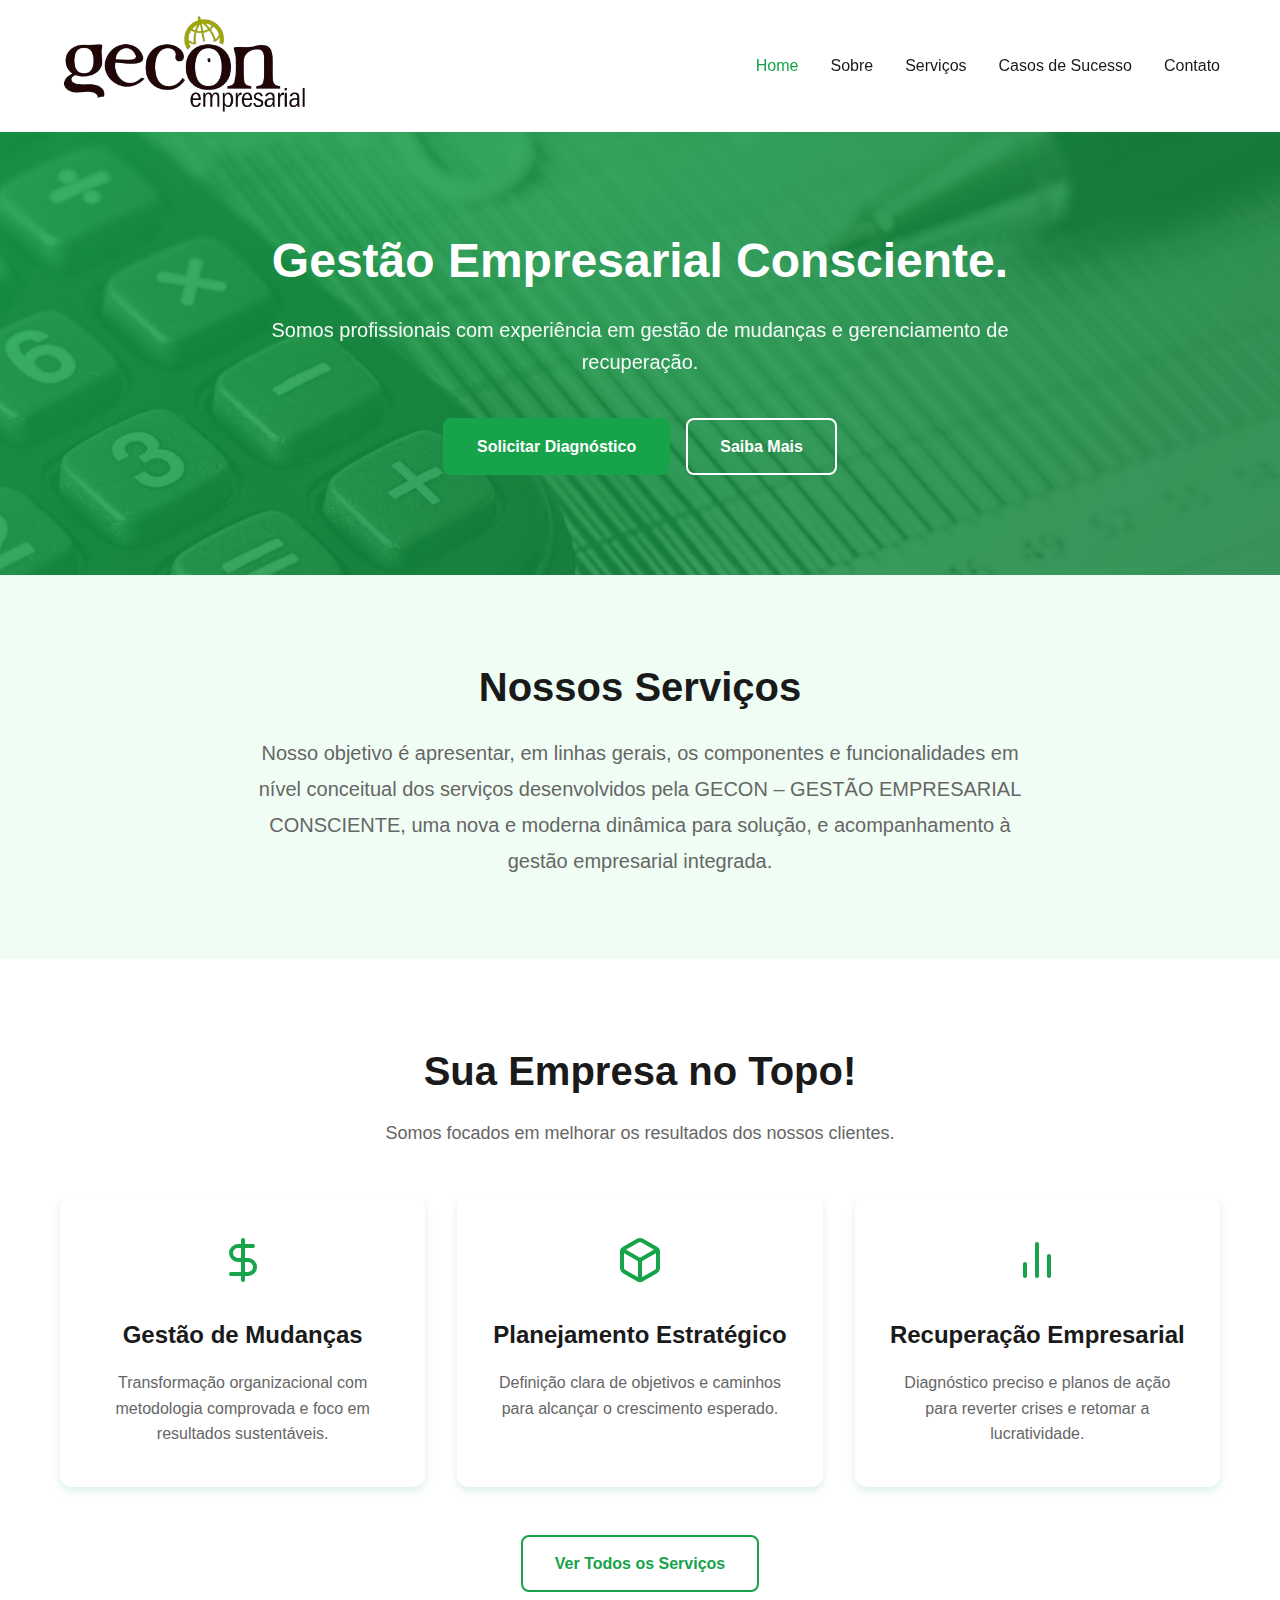
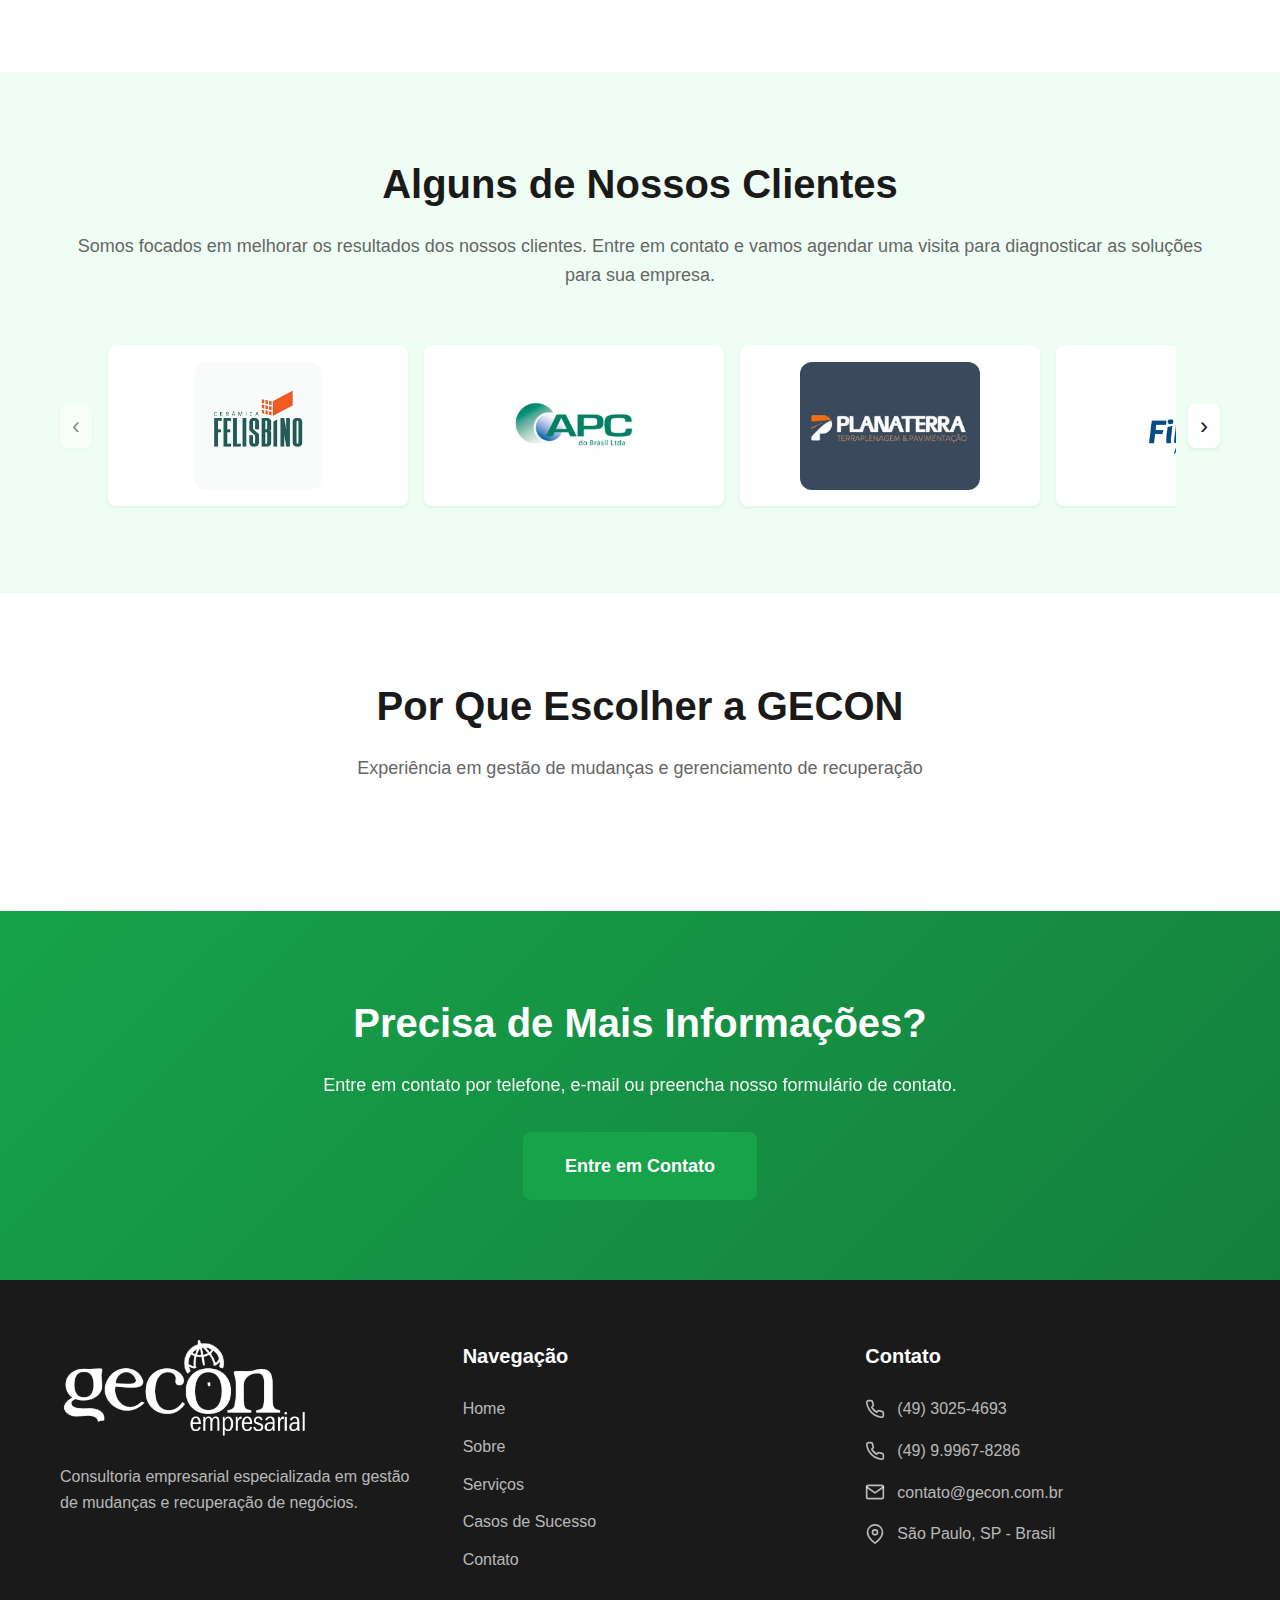
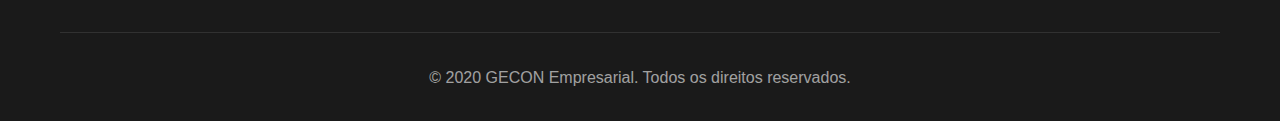
<file: index.html>
<!DOCTYPE html>
<html lang="pt-BR">
<head>
    <meta charset="UTF-8">
    <meta name="viewport" content="width=device-width, initial-scale=1.0">
    <title>GECON Empresarial - Gestão Empresarial</title>
    <link rel="stylesheet" href="styles.css">
</head>
<body>
    <!-- Header/Navigation -->
    <header class="header">
        <nav class="navbar"> 
            <div class="container">
                <div class="nav-content">
                    <a href="index.html" class="logo">
                        <img src="assets/logo-gecon.png" alt="GECON Empresarial" class="logo-img">
                    </a>
                    <button class="mobile-menu-btn" id="mobileMenuBtn">
                        <span></span>
                        <span></span>
                        <span></span>
                    </button>
                    <ul class="nav-menu" id="navMenu">
                        <li><a href="index.html" class="active">Home</a></li>
                        <li><a href="sobre.html">Sobre</a></li>
                        <li><a href="servicos.html">Serviços</a></li>
                        <li><a href="casos.html">Casos de Sucesso</a></li>
                        <li><a href="contato.html">Contato</a></li>
                    </ul>
                </div>
            </div>
        </nav>
    </header>

    <!-- Hero Section -->
    <section class="hero">
        <div class="container">
            <div class="hero-content">
                <h1 class="hero-title">Gestão Empresarial Consciente.</h1>
                <p class="hero-description">
                    Somos profissionais com experiência em gestão de mudanças e gerenciamento de recuperação.
                </p>
                <div class="hero-buttons">
                    <a href="contato.html" class="btn btn-primary">Solicitar Diagnóstico</a>
                    <a href="sobre.html" class="btn btn-secondary">Saiba Mais</a>
                </div>
            </div>
        </div>
    </section>

    <!-- Mission Section -->
    <section class="mission">
        <div class="container">
            <h2 class="section-title">Nossos Serviços</h2>
            <p class="mission-text">
                Nosso objetivo é apresentar, em linhas gerais, os componentes e funcionalidades em nível conceitual dos serviços desenvolvidos pela GECON – GESTÃO EMPRESARIAL CONSCIENTE, uma nova e moderna dinâmica para solução, e acompanhamento à gestão empresarial integrada.
            </p>
        </div>
    </section>

    <!-- Services Section -->
    <section class="services">
        <div class="container">
            <h2 class="section-title">Sua Empresa no Topo!</h2>
            <p class="section-subtitle">Somos focados em melhorar os resultados dos nossos clientes.</p>
            
            <div class="services-grid">
                <div class="service-card">
                    <div class="service-icon">
                        <svg xmlns="http://www.w3.org/2000/svg" width="48" height="48" viewBox="0 0 24 24" fill="none" stroke="currentColor" stroke-width="2" stroke-linecap="round" stroke-linejoin="round">
                            <path d="M12 2v20M17 5H9.5a3.5 3.5 0 0 0 0 7h5a3.5 3.5 0 0 1 0 7H6"/>
                        </svg>
                    </div>
                    <h3 class="service-title">Gestão de Mudanças</h3>
                    <p class="service-description">
                        Transformação organizacional com metodologia comprovada e foco em resultados sustentáveis.
                    </p>
                </div>

                <div class="service-card">
                    <div class="service-icon">
                        <svg xmlns="http://www.w3.org/2000/svg" width="48" height="48" viewBox="0 0 24 24" fill="none" stroke="currentColor" stroke-width="2" stroke-linecap="round" stroke-linejoin="round">
                            <path d="M21 16V8a2 2 0 0 0-1-1.73l-7-4a2 2 0 0 0-2 0l-7 4A2 2 0 0 0 3 8v8a2 2 0 0 0 1 1.73l7 4a2 2 0 0 0 2 0l7-4A2 2 0 0 0 21 16z"/>
                            <polyline points="3.27 6.96 12 12.01 20.73 6.96"/>
                            <line x1="12" y1="22.08" x2="12" y2="12"/>
                        </svg>
                    </div>
                    <h3 class="service-title">Planejamento Estratégico</h3>
                    <p class="service-description">
                        Definição clara de objetivos e caminhos para alcançar o crescimento esperado.
                    </p>
                </div>

                <div class="service-card">
                    <div class="service-icon">
                        <svg xmlns="http://www.w3.org/2000/svg" width="48" height="48" viewBox="0 0 24 24" fill="none" stroke="currentColor" stroke-width="2" stroke-linecap="round" stroke-linejoin="round">
                            <line x1="18" y1="20" x2="18" y2="10"/>
                            <line x1="12" y1="20" x2="12" y2="4"/>
                            <line x1="6" y1="20" x2="6" y2="14"/>
                        </svg>
                    </div>
                    <h3 class="service-title">Recuperação Empresarial</h3>
                    <p class="service-description">
                        Diagnóstico preciso e planos de ação para reverter crises e retomar a lucratividade.
                    </p>
                </div>
            </div>

            <div class="services-cta">
                <a href="servicos.html" class="btn btn-outline">Ver Todos os Serviços</a>
            </div>
        </div>
    </section>

    <!-- Testimonials Section -->
    <section class="testimonials">
        <div class="container">
            <h2 class="section-title">Alguns de Nossos Clientes</h2>
            <p class="section-subtitle" style="text-align: center; margin-bottom: 3rem; font-size: 1.125rem; color: var(--text-light);">
                Somos focados em melhorar os resultados dos nossos clientes. Entre em contato e vamos agendar uma visita para diagnosticar as soluções para sua empresa.
            </p>
            <!-- Clientes: galeria de logos (loaded dinamically from /assets/logo_empre/) -->
            <div class="testimonials-logos" aria-label="Logos de clientes">
                <button class="logo-btn logo-btn--prev" aria-label="Anterior">‹</button>
                <div class="logo-track" id="logoTrack" role="list"></div>
                <button class="logo-btn logo-btn--next" aria-label="Próximo">›</button>
            </div>
        </div>
    </section>

    <!-- Why Choose Section -->
    <section class="why-choose">
        <div class="container">
            <h2 class="section-title">Por Que Escolher a GECON</h2>
            <p class="section-subtitle">Experiência em gestão de mudanças e gerenciamento de recuperação</p>
    </section>

    <!-- CTA Section -->
    <section class="cta">
        <div class="container">
            <h2 class="cta-title">Precisa de Mais Informações?</h2>
            <p class="cta-description">
                Entre em contato por telefone, e-mail ou preencha nosso formulário de contato.
            </p>
            <a href="contato.html" class="btn btn-primary btn-large">Entre em Contato</a>
        </div>
    </section>

    <!-- Footer -->
    <footer class="footer">
        <div class="container">
            <div class="footer-content">
                <div class="footer-column">
                    <div class="footer-logo">
                        <img src="assets/logo-gecon.png" alt="GECON Empresarial">
                    </div>
                    <p class="footer-description">
                        Consultoria empresarial especializada em gestão de mudanças e recuperação de negócios.
                    </p>
                </div>

                <div class="footer-column">
                    <h4 class="footer-title">Navegação</h4>
                    <ul class="footer-links">
                        <li><a href="index.html">Home</a></li>
                        <li><a href="sobre.html">Sobre</a></li>
                        <li><a href="servicos.html">Serviços</a></li>
                        <li><a href="casos.html">Casos de Sucesso</a></li>
                        <li><a href="contato.html">Contato</a></li>
                    </ul>
                </div>

                <div class="footer-column">
                    <h4 class="footer-title">Contato</h4>
                    <ul class="footer-contact">
                        <li>
                            <svg xmlns="http://www.w3.org/2000/svg" width="20" height="20" viewBox="0 0 24 24" fill="none" stroke="currentColor" stroke-width="2" stroke-linecap="round" stroke-linejoin="round">
                                <path d="M22 16.92v3a2 2 0 0 1-2.18 2 19.79 19.79 0 0 1-8.63-3.07 19.5 19.5 0 0 1-6-6 19.79 19.79 0 0 1-3.07-8.67A2 2 0 0 1 4.11 2h3a2 2 0 0 1 2 1.72 12.84 12.84 0 0 0 .7 2.81 2 2 0 0 1-.45 2.11L8.09 9.91a16 16 0 0 0 6 6l1.27-1.27a2 2 0 0 1 2.11-.45 12.84 12.84 0 0 0 2.81.7A2 2 0 0 1 22 16.92z"/>
                            </svg>
                            <a href="tel:+554930254693">(49) 3025-4693</a>
                        </li>
                        <li>
                            <svg xmlns="http://www.w3.org/2000/svg" width="20" height="20" viewBox="0 0 24 24" fill="none" stroke="currentColor" stroke-width="2" stroke-linecap="round" stroke-linejoin="round">
                                <path d="M22 16.92v3a2 2 0 0 1-2.18 2 19.79 19.79 0 0 1-8.63-3.07 19.5 19.5 0 0 1-6-6 19.79 19.79 0 0 1-3.07-8.67A2 2 0 0 1 4.11 2h3a2 2 0 0 1 2 1.72 12.84 12.84 0 0 0 .7 2.81 2 2 0 0 1-.45 2.11L8.09 9.91a16 16 0 0 0 6 6l1.27-1.27a2 2 0 0 1 2.11-.45 12.84 12.84 0 0 0 2.81.7A2 2 0 0 1 22 16.92z"/>
                            </svg>
                            <a href="tel:+5549999678286">(49) 9.9967-8286</a>
                        </li>
                        <li>
                            <svg xmlns="http://www.w3.org/2000/svg" width="20" height="20" viewBox="0 0 24 24" fill="none" stroke="currentColor" stroke-width="2" stroke-linecap="round" stroke-linejoin="round">
                                <path d="M4 4h16c1.1 0 2 .9 2 2v12c0 1.1-.9 2-2 2H4c-1.1 0-2-.9-2-2V6c0-1.1.9-2 2-2z"/>
                                <polyline points="22,6 12,13 2,6"/>
                            </svg>
                            <a href="mailto:contato@gecon.com.br">contato@gecon.com.br</a>
                        </li>
                        <li>
                            <svg xmlns="http://www.w3.org/2000/svg" width="20" height="20" viewBox="0 0 24 24" fill="none" stroke="currentColor" stroke-width="2" stroke-linecap="round" stroke-linejoin="round">
                                <path d="M21 10c0 7-9 13-9 13s-9-6-9-13a9 9 0 0 1 18 0z"/>
                                <circle cx="12" cy="10" r="3"/>
                            </svg>
                            <span>São Paulo, SP - Brasil</span>
                        </li>
                    </ul>
                </div>
            </div>

            <div class="footer-bottom">
                <p>&copy; 2020 GECON Empresarial. Todos os direitos reservados.</p>
            </div>
        </div>
    </footer>

    <script src="script.js"></script>
</body>
</html>
</file>
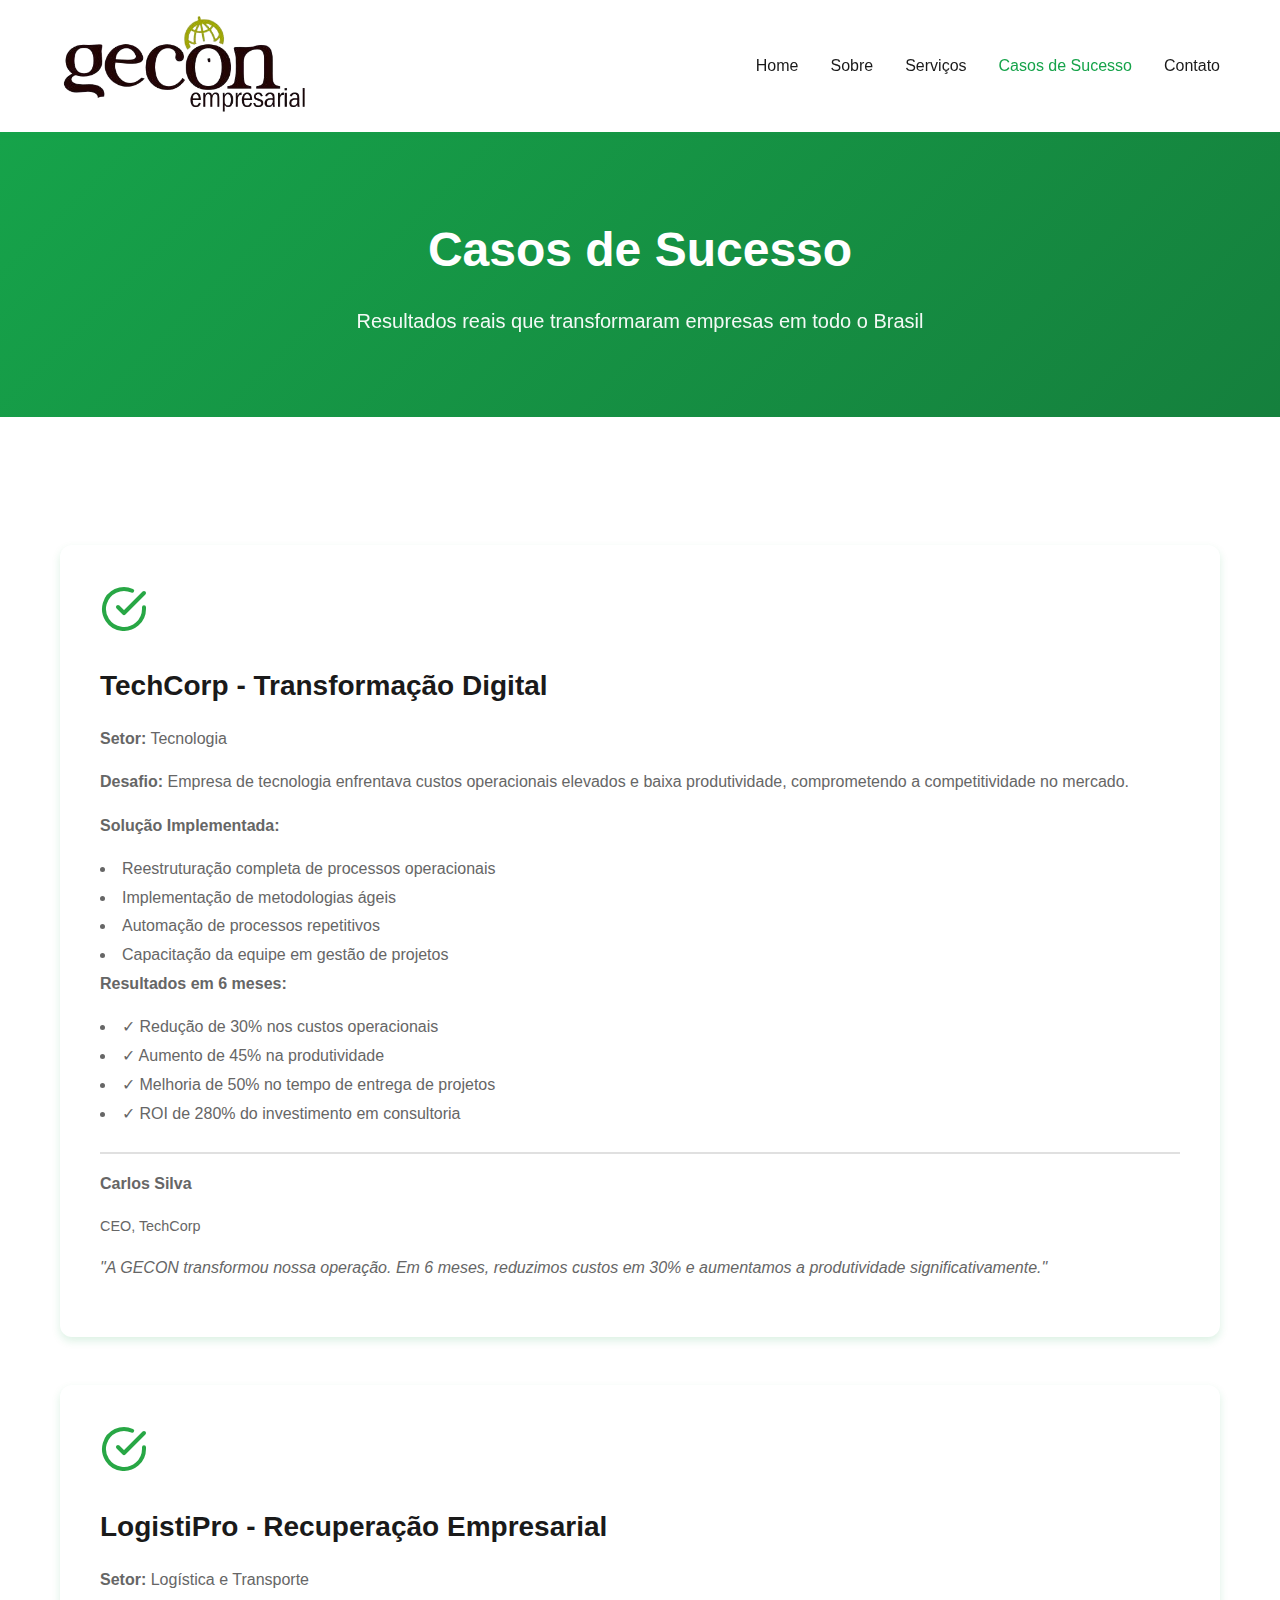
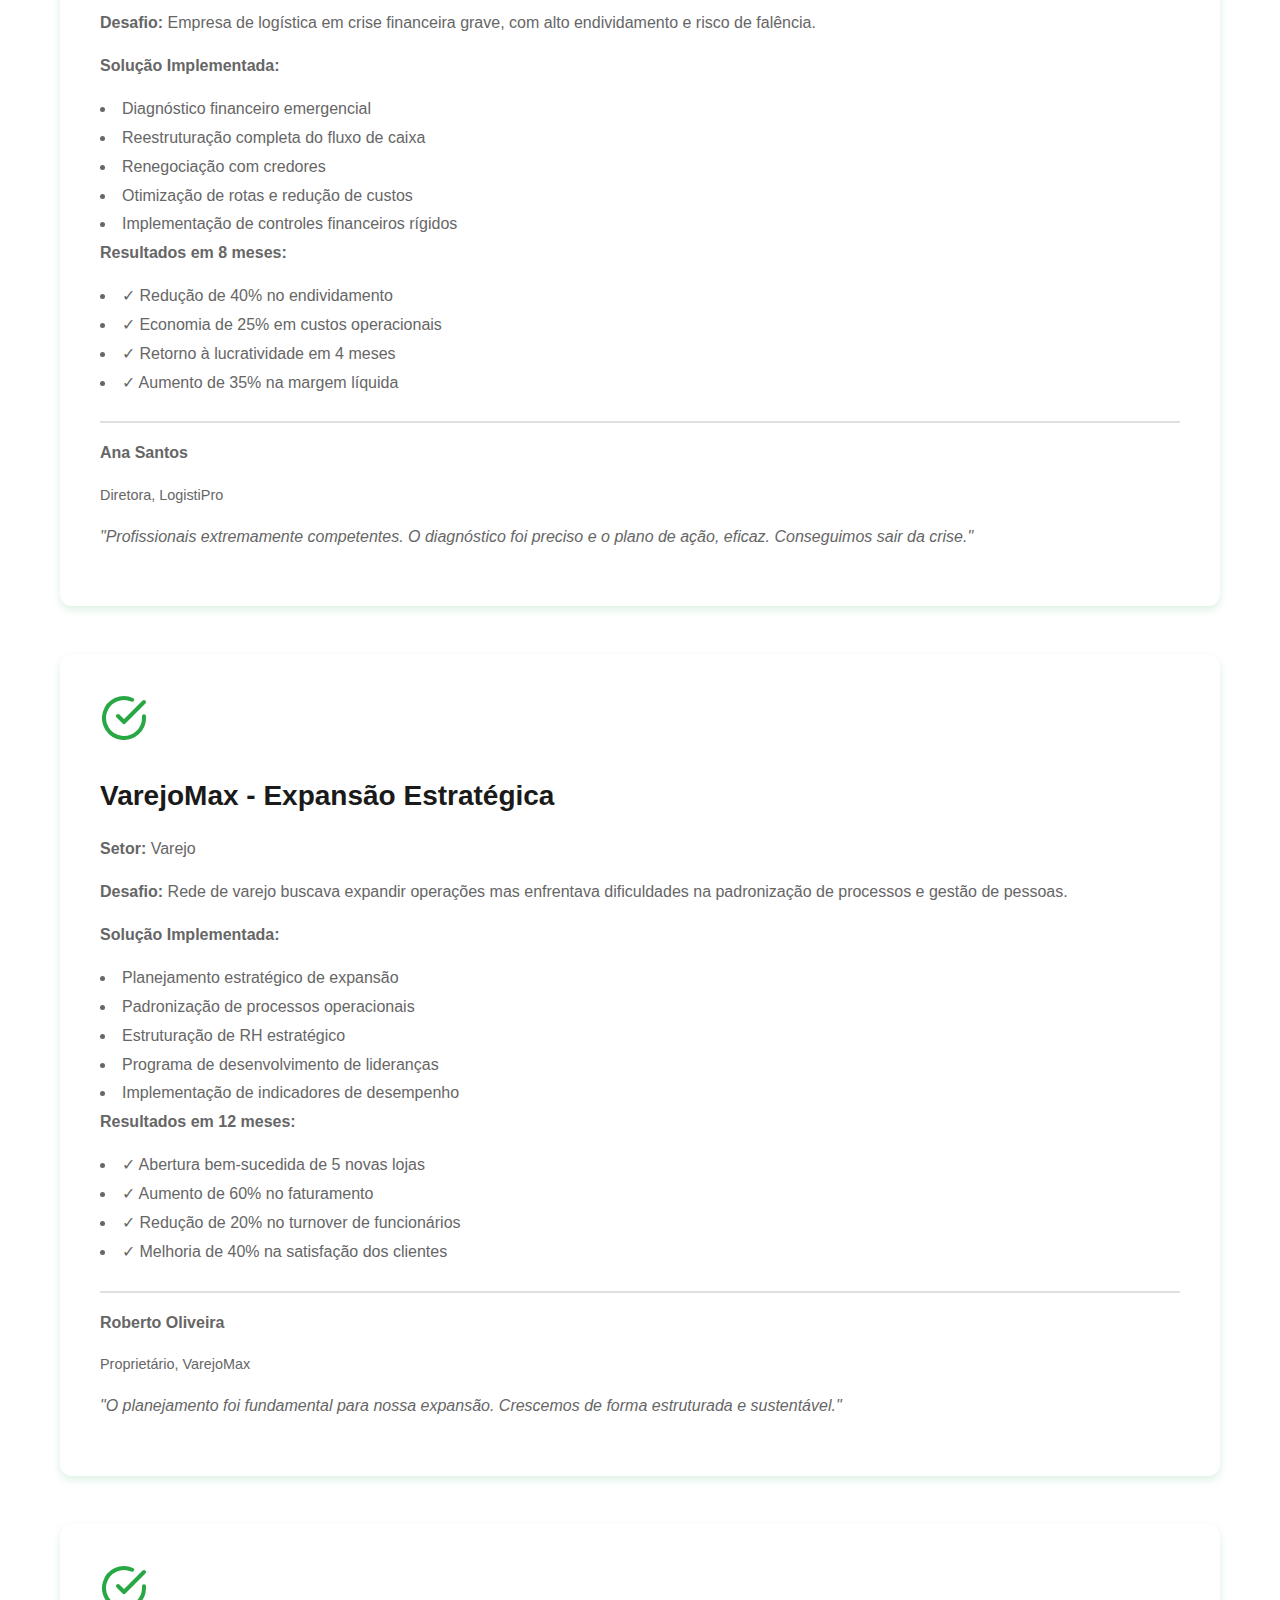
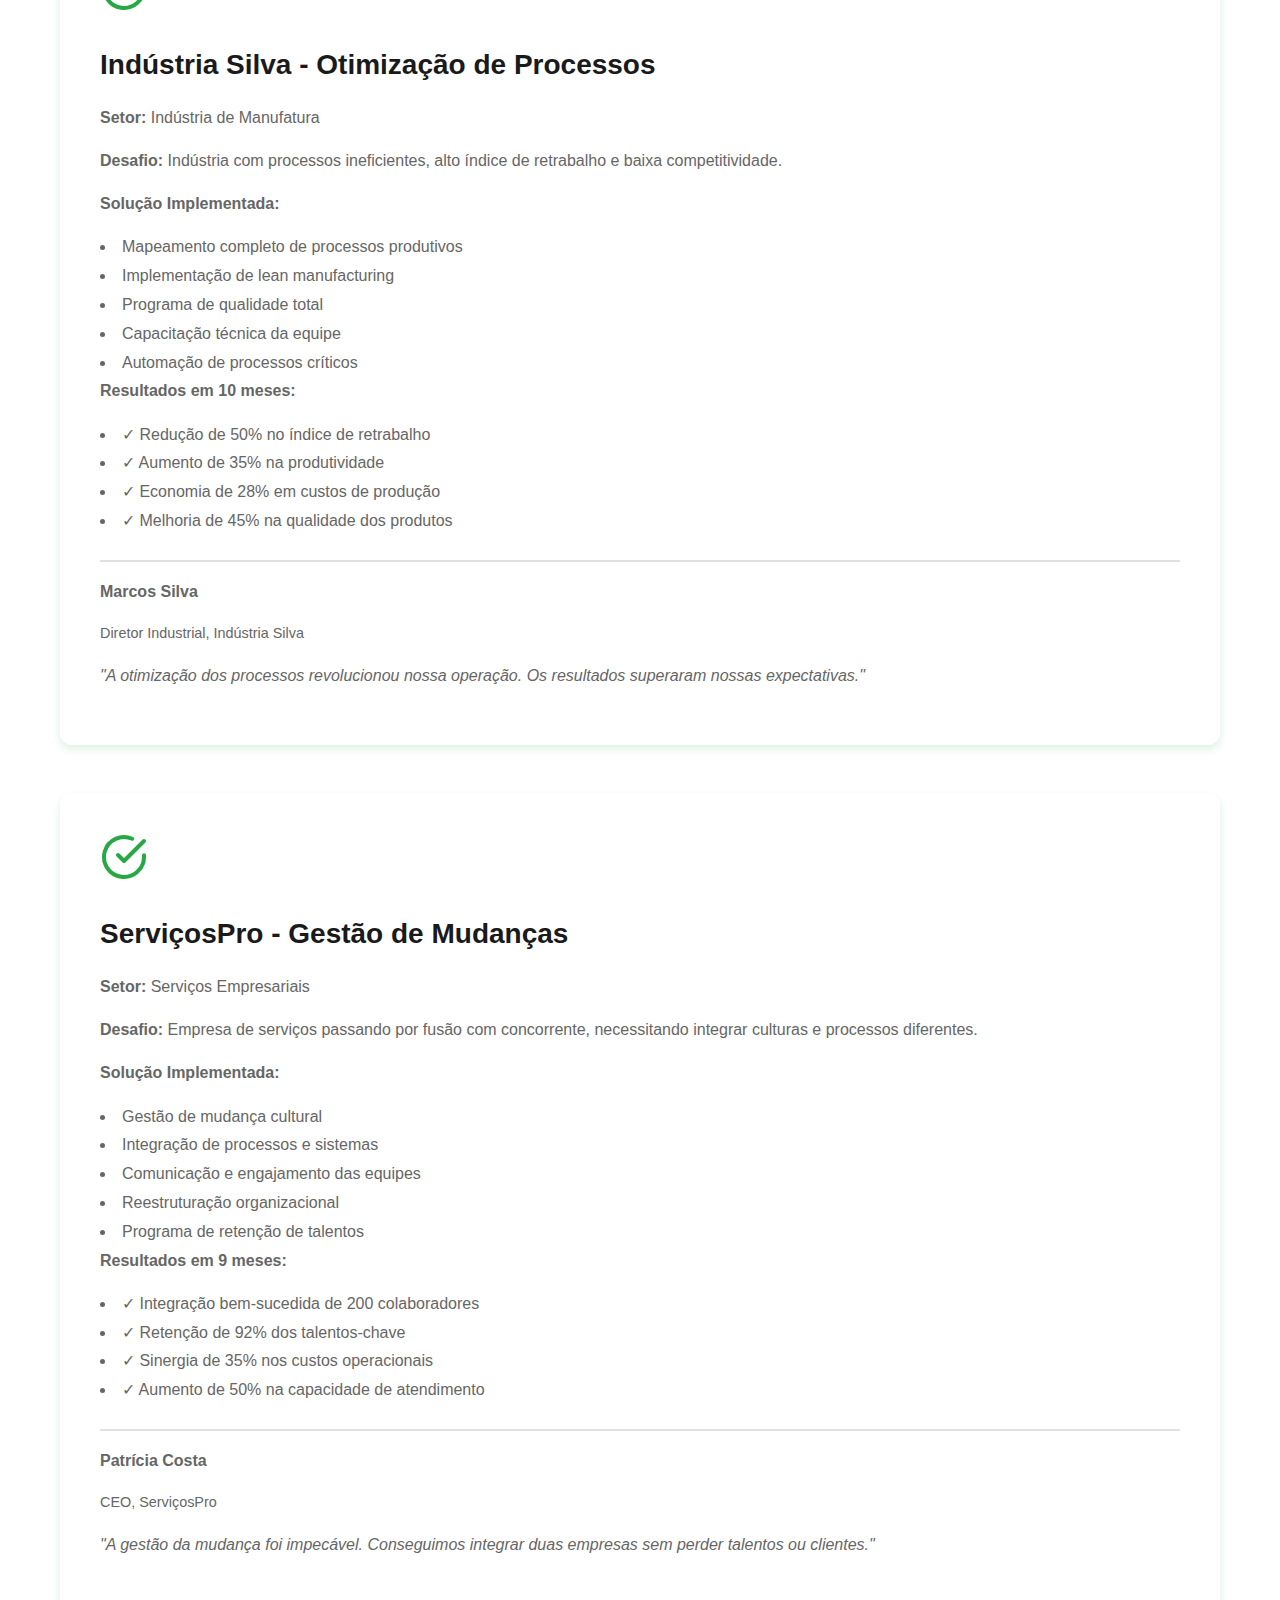
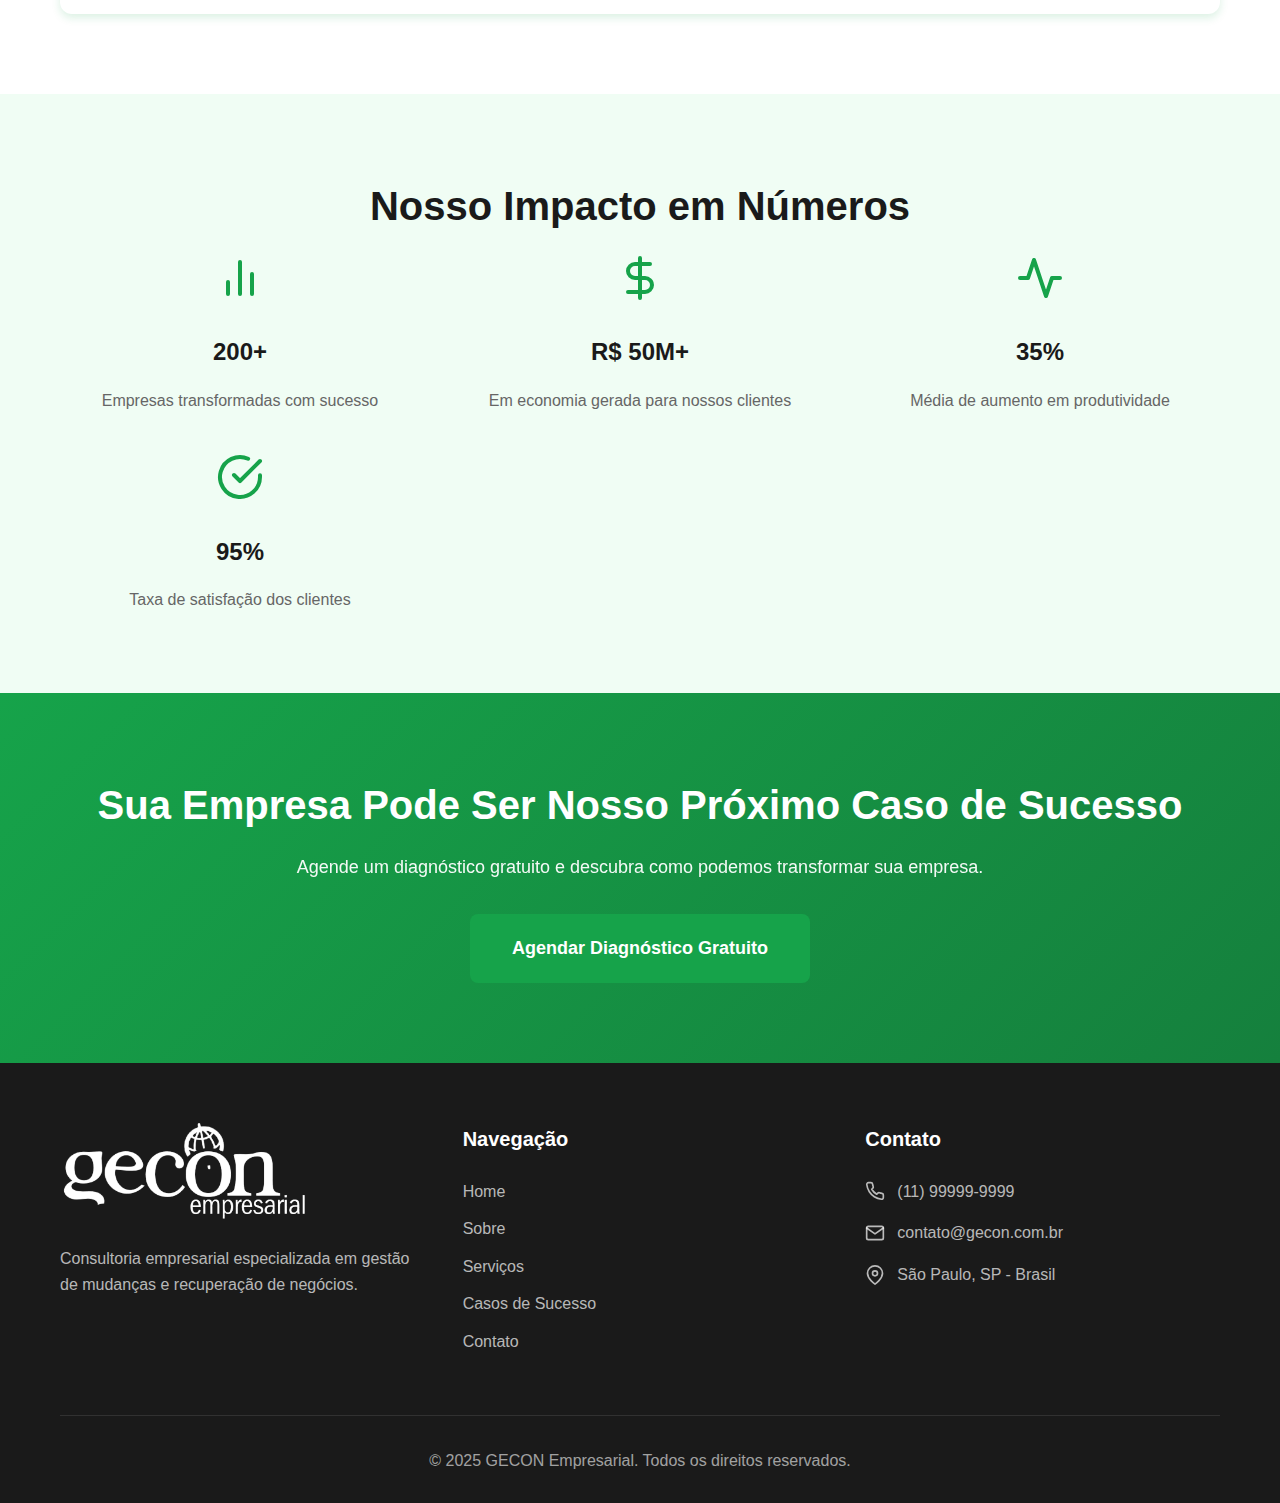
<file: casos.html>
<!DOCTYPE html>
<html lang="pt-BR">
<head>
    <meta charset="UTF-8">
    <meta name="viewport" content="width=device-width, initial-scale=1.0">
    <title>Casos de Sucesso - GECON Empresarial</title>
    <link rel="stylesheet" href="styles.css">
</head>
<body>
    <!-- Header/Navigation -->
    <header class="header">
        <nav class="navbar">
            <div class="container">
                <div class="nav-content">
                    <a href="index.html" class="logo">
                        <img src="assets/logo-gecon.png" alt="GECON Empresarial" class="logo-img">
                    </a>
                    <button class="mobile-menu-btn" id="mobileMenuBtn">
                        <span></span>
                        <span></span>
                        <span></span>
                    </button>
                    <ul class="nav-menu" id="navMenu">
                        <li><a href="index.html">Home</a></li>
                        <li><a href="sobre.html">Sobre</a></li>
                        <li><a href="servicos.html">Serviços</a></li>
                        <li><a href="casos.html" class="active">Casos de Sucesso</a></li>
                        <li><a href="contato.html">Contato</a></li>
                    </ul>
                </div>
            </div>
        </nav>
    </header>

    <!-- Page Header -->
    <section class="page-header">
        <div class="container">
            <h1 class="page-title">Casos de Sucesso</h1>
            <p class="page-description">
                Resultados reais que transformaram empresas em todo o Brasil
            </p>
        </div>
    </section>

    <!-- Cases Content -->
    <section class="content-section">
        <div class="container">
            <div class="content-grid">
                <div class="content-card">
                    <div class="service-icon" style="margin-bottom: 1.5rem; color: #28a745;">
                        <svg xmlns="http://www.w3.org/2000/svg" width="48" height="48" viewBox="0 0 24 24" fill="none" stroke="currentColor" stroke-width="2" stroke-linecap="round" stroke-linejoin="round">
                            <path d="M22 11.08V12a10 10 0 1 1-5.93-9.14"/>
                            <polyline points="22 4 12 14.01 9 11.01"/>
                        </svg>
                    </div>
                    <h3>TechCorp - Transformação Digital</h3>
                    <p><strong>Setor:</strong> Tecnologia</p>
                    <p><strong>Desafio:</strong> Empresa de tecnologia enfrentava custos operacionais elevados e baixa produtividade, comprometendo a competitividade no mercado.</p>
                    <p><strong>Solução Implementada:</strong></p>
                    <ul>
                        <li>Reestruturação completa de processos operacionais</li>
                        <li>Implementação de metodologias ágeis</li>
                        <li>Automação de processos repetitivos</li>
                        <li>Capacitação da equipe em gestão de projetos</li>
                    </ul>
                    <p><strong>Resultados em 6 meses:</strong></p>
                    <ul>
                        <li>✓ Redução de 30% nos custos operacionais</li>
                        <li>✓ Aumento de 45% na produtividade</li>
                        <li>✓ Melhoria de 50% no tempo de entrega de projetos</li>
                        <li>✓ ROI de 280% do investimento em consultoria</li>
                    </ul>
                    <div class="testimonial-author" style="margin-top: 1.5rem; padding-top: 1rem; border-top: 2px solid var(--border-color);">
                        <p class="author-name">Carlos Silva</p>
                        <p class="author-position">CEO, TechCorp</p>
                        <p style="font-style: italic; color: var(--text-light); margin-top: 0.5rem;">
                            "A GECON transformou nossa operação. Em 6 meses, reduzimos custos em 30% e aumentamos a produtividade significativamente."
                        </p>
                    </div>
                </div>

                <div class="content-card">
                    <div class="service-icon" style="margin-bottom: 1.5rem; color: #28a745;">
                        <svg xmlns="http://www.w3.org/2000/svg" width="48" height="48" viewBox="0 0 24 24" fill="none" stroke="currentColor" stroke-width="2" stroke-linecap="round" stroke-linejoin="round">
                            <path d="M22 11.08V12a10 10 0 1 1-5.93-9.14"/>
                            <polyline points="22 4 12 14.01 9 11.01"/>
                        </svg>
                    </div>
                    <h3>LogistiPro - Recuperação Empresarial</h3>
                    <p><strong>Setor:</strong> Logística e Transporte</p>
                    <p><strong>Desafio:</strong> Empresa de logística em crise financeira grave, com alto endividamento e risco de falência.</p>
                    <p><strong>Solução Implementada:</strong></p>
                    <ul>
                        <li>Diagnóstico financeiro emergencial</li>
                        <li>Reestruturação completa do fluxo de caixa</li>
                        <li>Renegociação com credores</li>
                        <li>Otimização de rotas e redução de custos</li>
                        <li>Implementação de controles financeiros rígidos</li>
                    </ul>
                    <p><strong>Resultados em 8 meses:</strong></p>
                    <ul>
                        <li>✓ Redução de 40% no endividamento</li>
                        <li>✓ Economia de 25% em custos operacionais</li>
                        <li>✓ Retorno à lucratividade em 4 meses</li>
                        <li>✓ Aumento de 35% na margem líquida</li>
                    </ul>
                    <div class="testimonial-author" style="margin-top: 1.5rem; padding-top: 1rem; border-top: 2px solid var(--border-color);">
                        <p class="author-name">Ana Santos</p>
                        <p class="author-position">Diretora, LogistiPro</p>
                        <p style="font-style: italic; color: var(--text-light); margin-top: 0.5rem;">
                            "Profissionais extremamente competentes. O diagnóstico foi preciso e o plano de ação, eficaz. Conseguimos sair da crise."
                        </p>
                    </div>
                </div>

                <div class="content-card">
                    <div class="service-icon" style="margin-bottom: 1.5rem; color: #28a745;">
                        <svg xmlns="http://www.w3.org/2000/svg" width="48" height="48" viewBox="0 0 24 24" fill="none" stroke="currentColor" stroke-width="2" stroke-linecap="round" stroke-linejoin="round">
                            <path d="M22 11.08V12a10 10 0 1 1-5.93-9.14"/>
                            <polyline points="22 4 12 14.01 9 11.01"/>
                        </svg>
                    </div>
                    <h3>VarejoMax - Expansão Estratégica</h3>
                    <p><strong>Setor:</strong> Varejo</p>
                    <p><strong>Desafio:</strong> Rede de varejo buscava expandir operações mas enfrentava dificuldades na padronização de processos e gestão de pessoas.</p>
                    <p><strong>Solução Implementada:</strong></p>
                    <ul>
                        <li>Planejamento estratégico de expansão</li>
                        <li>Padronização de processos operacionais</li>
                        <li>Estruturação de RH estratégico</li>
                        <li>Programa de desenvolvimento de lideranças</li>
                        <li>Implementação de indicadores de desempenho</li>
                    </ul>
                    <p><strong>Resultados em 12 meses:</strong></p>
                    <ul>
                        <li>✓ Abertura bem-sucedida de 5 novas lojas</li>
                        <li>✓ Aumento de 60% no faturamento</li>
                        <li>✓ Redução de 20% no turnover de funcionários</li>
                        <li>✓ Melhoria de 40% na satisfação dos clientes</li>
                    </ul>
                    <div class="testimonial-author" style="margin-top: 1.5rem; padding-top: 1rem; border-top: 2px solid var(--border-color);">
                        <p class="author-name">Roberto Oliveira</p>
                        <p class="author-position">Proprietário, VarejoMax</p>
                        <p style="font-style: italic; color: var(--text-light); margin-top: 0.5rem;">
                            "O planejamento foi fundamental para nossa expansão. Crescemos de forma estruturada e sustentável."
                        </p>
                    </div>
                </div>

                <div class="content-card">
                    <div class="service-icon" style="margin-bottom: 1.5rem; color: #28a745;">
                        <svg xmlns="http://www.w3.org/2000/svg" width="48" height="48" viewBox="0 0 24 24" fill="none" stroke="currentColor" stroke-width="2" stroke-linecap="round" stroke-linejoin="round">
                            <path d="M22 11.08V12a10 10 0 1 1-5.93-9.14"/>
                            <polyline points="22 4 12 14.01 9 11.01"/>
                        </svg>
                    </div>
                    <h3>Indústria Silva - Otimização de Processos</h3>
                    <p><strong>Setor:</strong> Indústria de Manufatura</p>
                    <p><strong>Desafio:</strong> Indústria com processos ineficientes, alto índice de retrabalho e baixa competitividade.</p>
                    <p><strong>Solução Implementada:</strong></p>
                    <ul>
                        <li>Mapeamento completo de processos produtivos</li>
                        <li>Implementação de lean manufacturing</li>
                        <li>Programa de qualidade total</li>
                        <li>Capacitação técnica da equipe</li>
                        <li>Automação de processos críticos</li>
                    </ul>
                    <p><strong>Resultados em 10 meses:</strong></p>
                    <ul>
                        <li>✓ Redução de 50% no índice de retrabalho</li>
                        <li>✓ Aumento de 35% na produtividade</li>
                        <li>✓ Economia de 28% em custos de produção</li>
                        <li>✓ Melhoria de 45% na qualidade dos produtos</li>
                    </ul>
                    <div class="testimonial-author" style="margin-top: 1.5rem; padding-top: 1rem; border-top: 2px solid var(--border-color);">
                        <p class="author-name">Marcos Silva</p>
                        <p class="author-position">Diretor Industrial, Indústria Silva</p>
                        <p style="font-style: italic; color: var(--text-light); margin-top: 0.5rem;">
                            "A otimização dos processos revolucionou nossa operação. Os resultados superaram nossas expectativas."
                        </p>
                    </div>
                </div>

                <div class="content-card">
                    <div class="service-icon" style="margin-bottom: 1.5rem; color: #28a745;">
                        <svg xmlns="http://www.w3.org/2000/svg" width="48" height="48" viewBox="0 0 24 24" fill="none" stroke="currentColor" stroke-width="2" stroke-linecap="round" stroke-linejoin="round">
                            <path d="M22 11.08V12a10 10 0 1 1-5.93-9.14"/>
                            <polyline points="22 4 12 14.01 9 11.01"/>
                        </svg>
                    </div>
                    <h3>ServiçosPro - Gestão de Mudanças</h3>
                    <p><strong>Setor:</strong> Serviços Empresariais</p>
                    <p><strong>Desafio:</strong> Empresa de serviços passando por fusão com concorrente, necessitando integrar culturas e processos diferentes.</p>
                    <p><strong>Solução Implementada:</strong></p>
                    <ul>
                        <li>Gestão de mudança cultural</li>
                        <li>Integração de processos e sistemas</li>
                        <li>Comunicação e engajamento das equipes</li>
                        <li>Reestruturação organizacional</li>
                        <li>Programa de retenção de talentos</li>
                    </ul>
                    <p><strong>Resultados em 9 meses:</strong></p>
                    <ul>
                        <li>✓ Integração bem-sucedida de 200 colaboradores</li>
                        <li>✓ Retenção de 92% dos talentos-chave</li>
                        <li>✓ Sinergia de 35% nos custos operacionais</li>
                        <li>✓ Aumento de 50% na capacidade de atendimento</li>
                    </ul>
                    <div class="testimonial-author" style="margin-top: 1.5rem; padding-top: 1rem; border-top: 2px solid var(--border-color);">
                        <p class="author-name">Patrícia Costa</p>
                        <p class="author-position">CEO, ServiçosPro</p>
                        <p style="font-style: italic; color: var(--text-light); margin-top: 0.5rem;">
                            "A gestão da mudança foi impecável. Conseguimos integrar duas empresas sem perder talentos ou clientes."
                        </p>
                    </div>
                </div>
            </div>
        </div>
    </section>

    <!-- Stats Section -->
    <section class="why-choose" style="background: var(--bg-light);">
        <div class="container">
            <h2 class="section-title">Nosso Impacto em Números</h2>
            <div class="features-grid">
                <div class="feature-card">
                    <div class="feature-icon">
                        <svg xmlns="http://www.w3.org/2000/svg" width="48" height="48" viewBox="0 0 24 24" fill="none" stroke="currentColor" stroke-width="2" stroke-linecap="round" stroke-linejoin="round">
                            <line x1="18" y1="20" x2="18" y2="10"/>
                            <line x1="12" y1="20" x2="12" y2="4"/>
                            <line x1="6" y1="20" x2="6" y2="14"/>
                        </svg>
                    </div>
                    <h3 class="feature-title">200+</h3>
                    <p class="feature-description">Empresas transformadas com sucesso</p>
                </div>

                <div class="feature-card">
                    <div class="feature-icon">
                        <svg xmlns="http://www.w3.org/2000/svg" width="48" height="48" viewBox="0 0 24 24" fill="none" stroke="currentColor" stroke-width="2" stroke-linecap="round" stroke-linejoin="round">
                            <path d="M12 2v20M17 5H9.5a3.5 3.5 0 0 0 0 7h5a3.5 3.5 0 0 1 0 7H6"/>
                        </svg>
                    </div>
                    <h3 class="feature-title">R$ 50M+</h3>
                    <p class="feature-description">Em economia gerada para nossos clientes</p>
                </div>

                <div class="feature-card">
                    <div class="feature-icon">
                        <svg xmlns="http://www.w3.org/2000/svg" width="48" height="48" viewBox="0 0 24 24" fill="none" stroke="currentColor" stroke-width="2" stroke-linecap="round" stroke-linejoin="round">
                            <polyline points="22 12 18 12 15 21 9 3 6 12 2 12"/>
                        </svg>
                    </div>
                    <h3 class="feature-title">35%</h3>
                    <p class="feature-description">Média de aumento em produtividade</p>
                </div>

                <div class="feature-card">
                    <div class="feature-icon">
                        <svg xmlns="http://www.w3.org/2000/svg" width="48" height="48" viewBox="0 0 24 24" fill="none" stroke="currentColor" stroke-width="2" stroke-linecap="round" stroke-linejoin="round">
                            <path d="M22 11.08V12a10 10 0 1 1-5.93-9.14"/>
                            <polyline points="22 4 12 14.01 9 11.01"/>
                        </svg>
                    </div>
                    <h3 class="feature-title">95%</h3>
                    <p class="feature-description">Taxa de satisfação dos clientes</p>
                </div>
            </div>
        </div>
    </section>

    <!-- CTA Section -->
    <section class="cta">
        <div class="container">
            <h2 class="cta-title">Sua Empresa Pode Ser Nosso Próximo Caso de Sucesso</h2>
            <p class="cta-description">
                Agende um diagnóstico gratuito e descubra como podemos transformar sua empresa.
            </p>
            <a href="contato.html" class="btn btn-primary btn-large">Agendar Diagnóstico Gratuito</a>
        </div>
    </section>

    <!-- Footer -->
    <footer class="footer">
        <div class="container">
            <div class="footer-content">
                <div class="footer-column">
                    <div class="footer-logo">
                        <img src="assets/logo-gecon.png" alt="GECON Empresarial">
                    </div>
                    <p class="footer-description">
                        Consultoria empresarial especializada em gestão de mudanças e recuperação de negócios.
                    </p>
                </div>

                <div class="footer-column">
                    <h4 class="footer-title">Navegação</h4>
                    <ul class="footer-links">
                        <li><a href="index.html">Home</a></li>
                        <li><a href="sobre.html">Sobre</a></li>
                        <li><a href="servicos.html">Serviços</a></li>
                        <li><a href="casos.html">Casos de Sucesso</a></li>
                        <li><a href="contato.html">Contato</a></li>
                    </ul>
                </div>

                <div class="footer-column">
                    <h4 class="footer-title">Contato</h4>
                    <ul class="footer-contact">
                        <li>
                            <svg xmlns="http://www.w3.org/2000/svg" width="20" height="20" viewBox="0 0 24 24" fill="none" stroke="currentColor" stroke-width="2" stroke-linecap="round" stroke-linejoin="round">
                                <path d="M22 16.92v3a2 2 0 0 1-2.18 2 19.79 19.79 0 0 1-8.63-3.07 19.5 19.5 0 0 1-6-6 19.79 19.79 0 0 1-3.07-8.67A2 2 0 0 1 4.11 2h3a2 2 0 0 1 2 1.72 12.84 12.84 0 0 0 .7 2.81 2 2 0 0 1-.45 2.11L8.09 9.91a16 16 0 0 0 6 6l1.27-1.27a2 2 0 0 1 2.11-.45 12.84 12.84 0 0 0 2.81.7A2 2 0 0 1 22 16.92z"/>
                            </svg>
                            <a href="tel:+5511999999999">(11) 99999-9999</a>
                        </li>
                        <li>
                            <svg xmlns="http://www.w3.org/2000/svg" width="20" height="20" viewBox="0 0 24 24" fill="none" stroke="currentColor" stroke-width="2" stroke-linecap="round" stroke-linejoin="round">
                                <path d="M4 4h16c1.1 0 2 .9 2 2v12c0 1.1-.9 2-2 2H4c-1.1 0-2-.9-2-2V6c0-1.1.9-2 2-2z"/>
                                <polyline points="22,6 12,13 2,6"/>
                            </svg>
                            <a href="mailto:contato@gecon.com.br">contato@gecon.com.br</a>
                        </li>
                        <li>
                            <svg xmlns="http://www.w3.org/2000/svg" width="20" height="20" viewBox="0 0 24 24" fill="none" stroke="currentColor" stroke-width="2" stroke-linecap="round" stroke-linejoin="round">
                                <path d="M21 10c0 7-9 13-9 13s-9-6-9-13a9 9 0 0 1 18 0z"/>
                                <circle cx="12" cy="10" r="3"/>
                            </svg>
                            <span>São Paulo, SP - Brasil</span>
                        </li>
                    </ul>
                </div>
            </div>

            <div class="footer-bottom">
                <p>&copy; 2025 GECON Empresarial. Todos os direitos reservados.</p>
            </div>
        </div>
    </footer>

    <script src="script.js"></script>
</body>
</html>
</file>
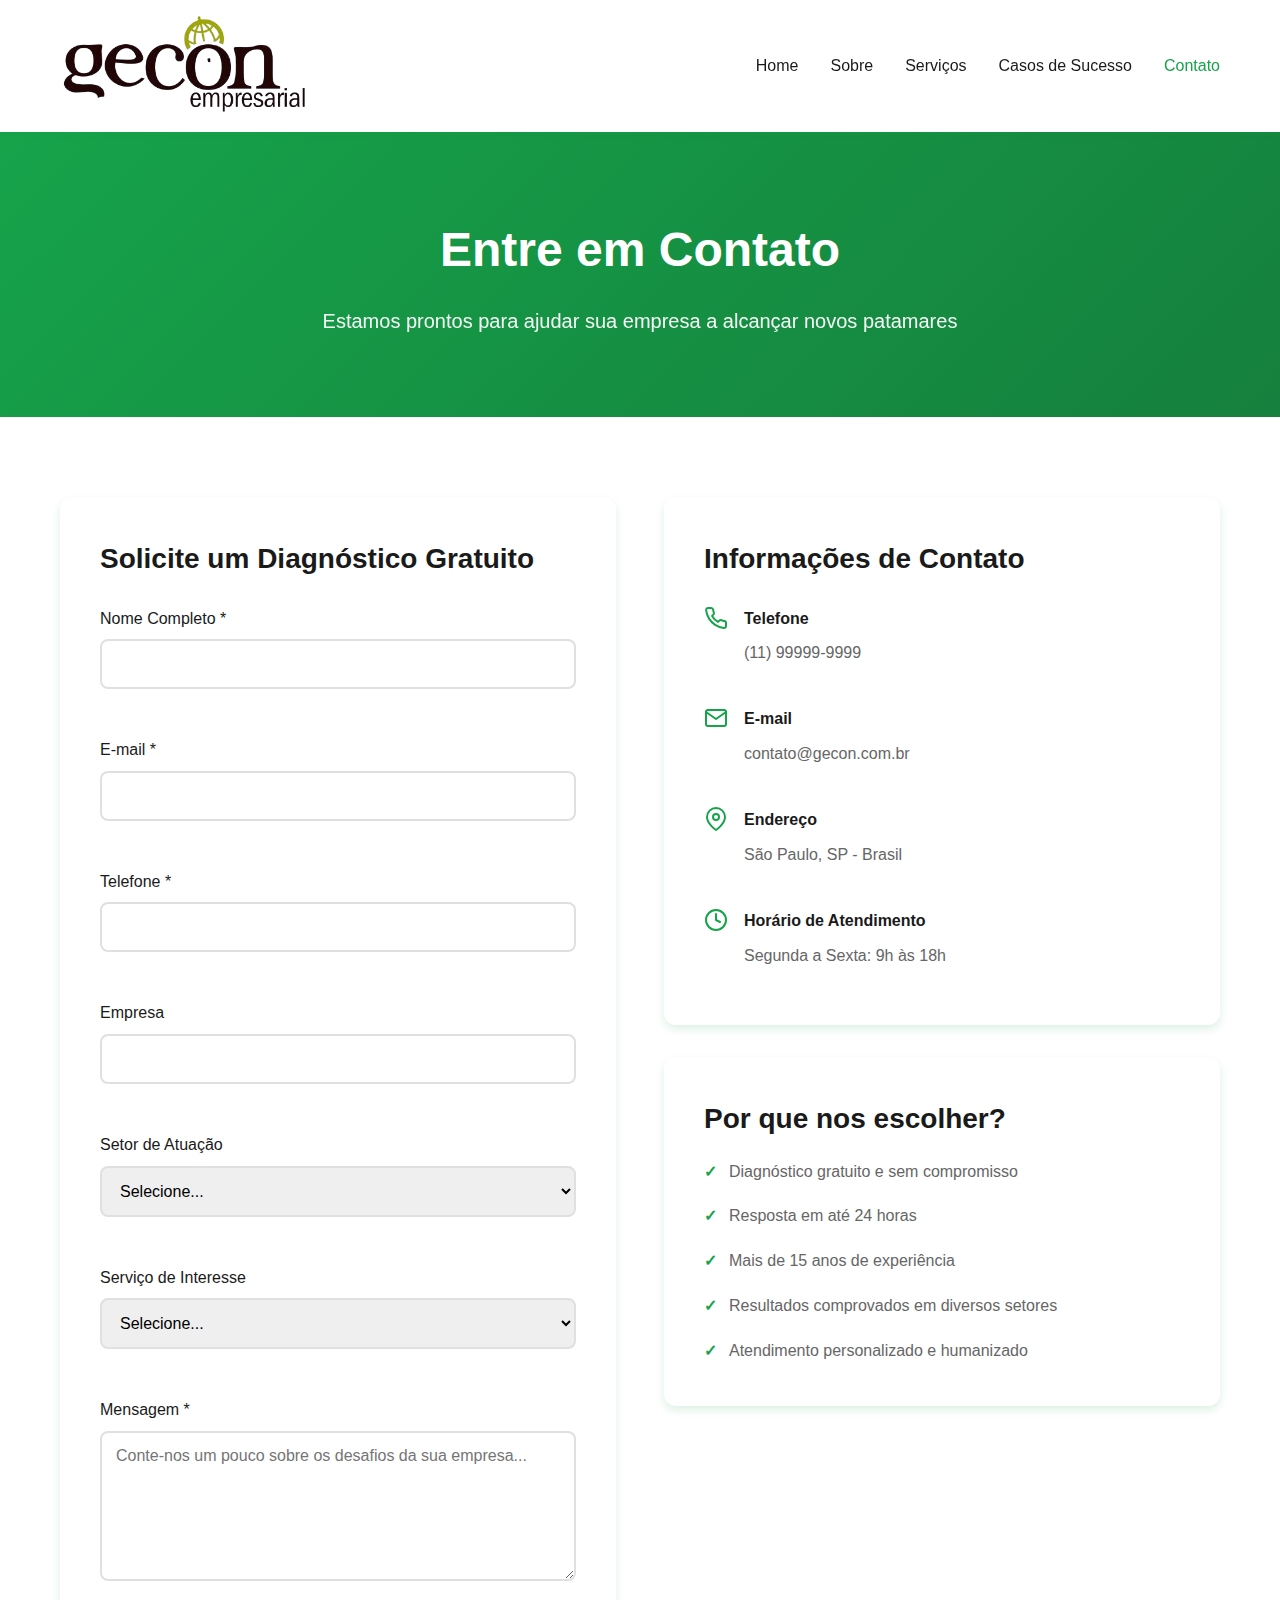
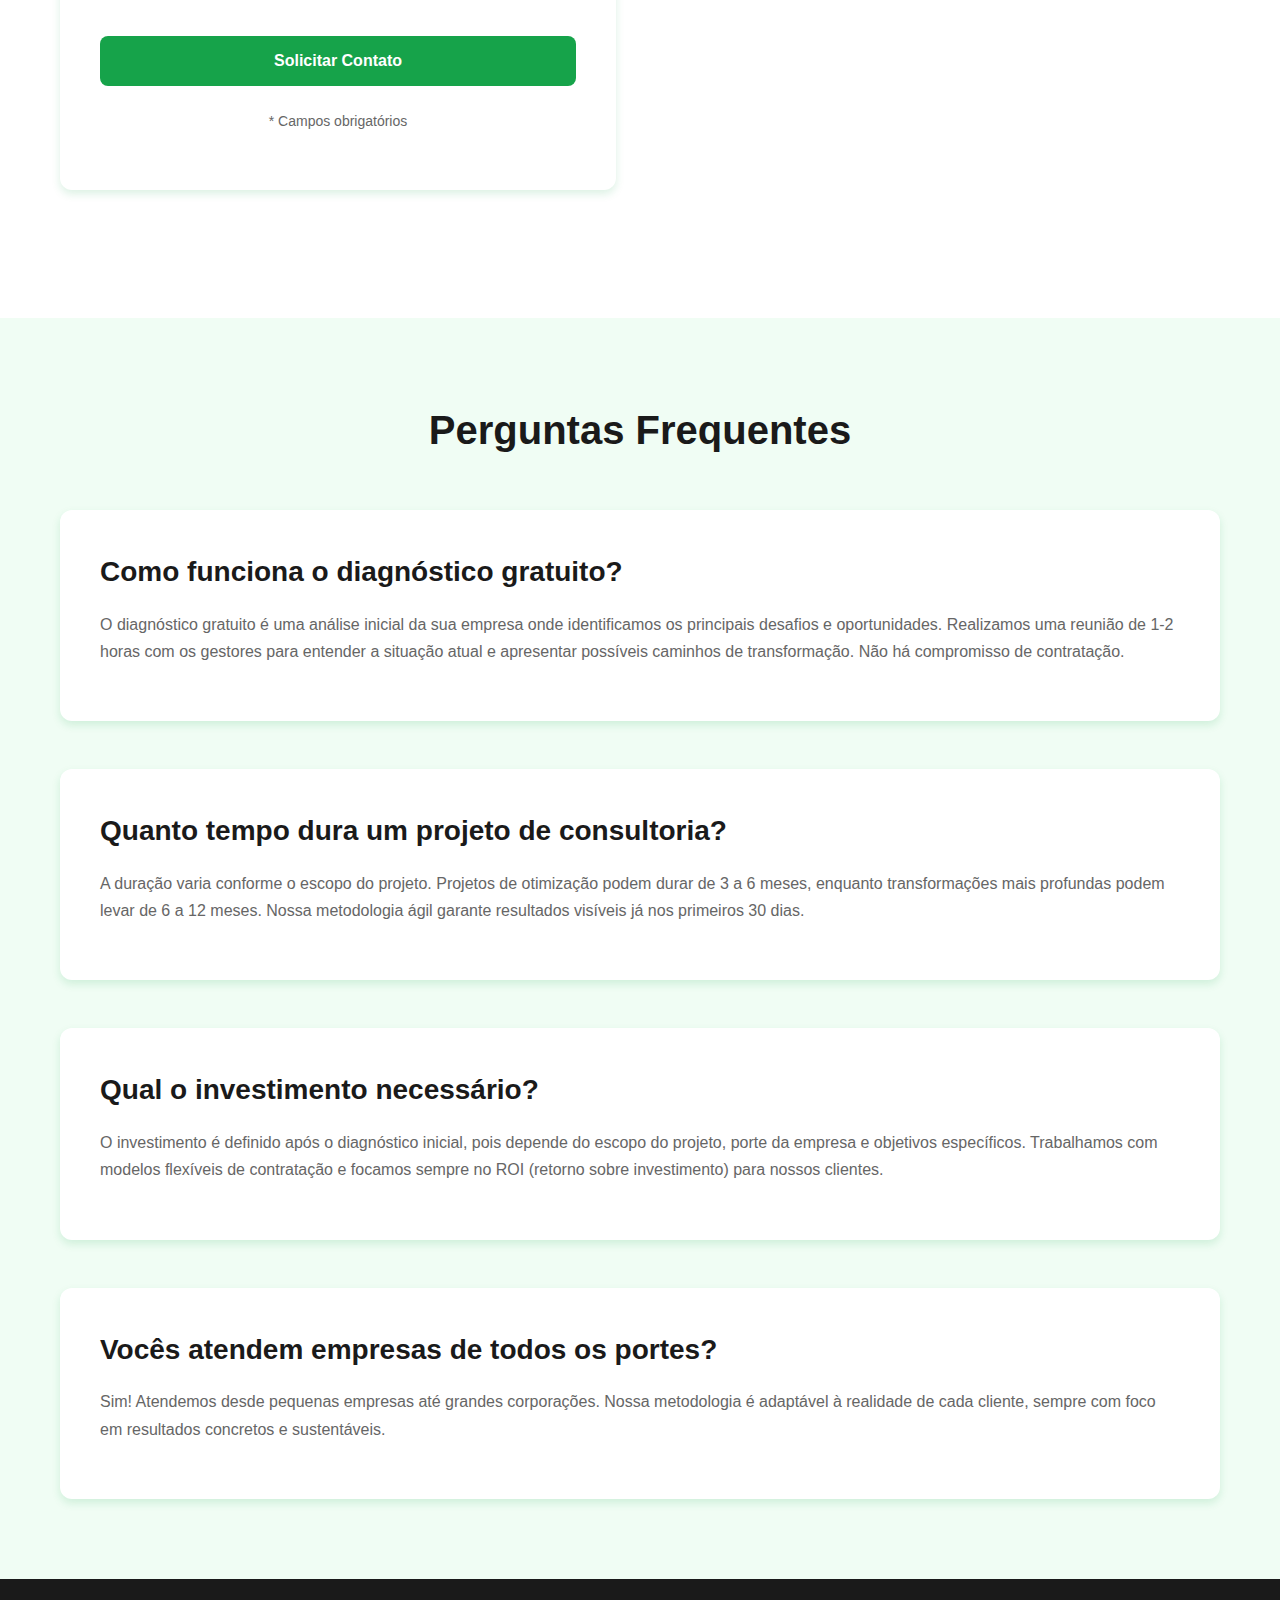
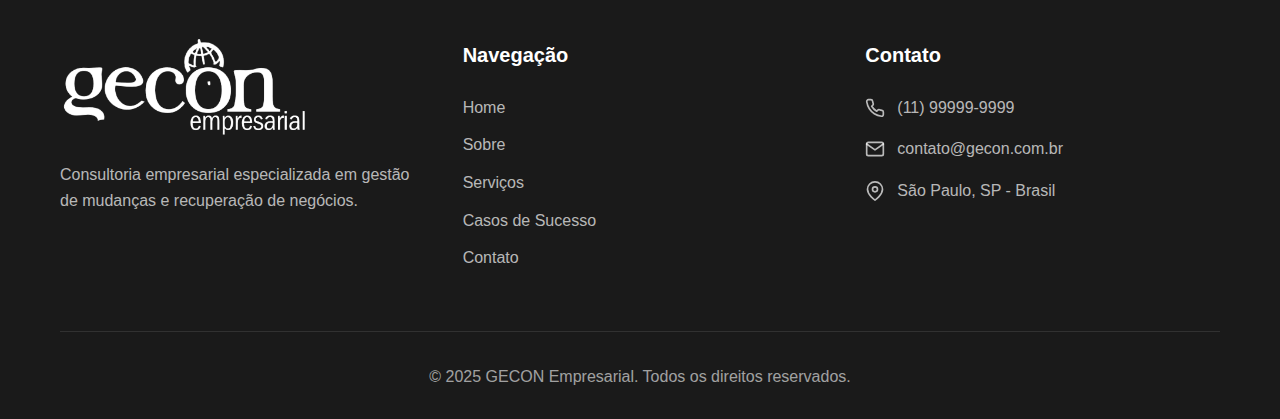
<file: contato.html>
<!DOCTYPE html>
<html lang="pt-BR">
<head>
    <meta charset="UTF-8">
    <meta name="viewport" content="width=device-width, initial-scale=1.0">
    <title>Contato - GECON Empresarial</title>
    <link rel="stylesheet" href="styles.css">
</head>
<body>
    <!-- Header/Navigation -->
    <header class="header">
        <nav class="navbar">
            <div class="container">
                <div class="nav-content">
                    <a href="index.html" class="logo">
                        <img src="assets/logo-gecon.png" alt="GECON Empresarial" class="logo-img">
                    </a>
                    <button class="mobile-menu-btn" id="mobileMenuBtn">
                        <span></span>
                        <span></span>
                        <span></span>
                    </button>
                    <ul class="nav-menu" id="navMenu">
                        <li><a href="index.html">Home</a></li>
                        <li><a href="sobre.html">Sobre</a></li>
                        <li><a href="servicos.html">Serviços</a></li>
                        <li><a href="casos.html">Casos de Sucesso</a></li>
                        <li><a href="contato.html" class="active">Contato</a></li>
                    </ul>
                </div>
            </div>
        </nav>
    </header>

    <!-- Page Header -->
    <section class="page-header">
        <div class="container">
            <h1 class="page-title">Entre em Contato</h1>
            <p class="page-description">
                Estamos prontos para ajudar sua empresa a alcançar novos patamares
            </p>
        </div>
    </section>

    <!-- Contact Content -->
    <section class="content-section">
        <div class="container">
            <div style="display: grid; grid-template-columns: 1fr 1fr; gap: 3rem; margin-bottom: 3rem;">
                <!-- Contact Form -->
                <div class="content-card">
                    <h3 style="margin-bottom: 1.5rem;">Solicite um Diagnóstico Gratuito</h3>
                    <form id="contactForm" style="display: flex; flex-direction: column; gap: 1.5rem;">
                        <div class="form-group">
                            <label for="name" class="form-label">Nome Completo *</label>
                            <input type="text" id="name" name="name" class="form-input" required>
                        </div>

                        <div class="form-group">
                            <label for="email" class="form-label">E-mail *</label>
                            <input type="email" id="email" name="email" class="form-input" required>
                        </div>

                        <div class="form-group">
                            <label for="phone" class="form-label">Telefone *</label>
                            <input type="tel" id="phone" name="phone" class="form-input" required>
                        </div>

                        <div class="form-group">
                            <label for="company" class="form-label">Empresa</label>
                            <input type="text" id="company" name="company" class="form-input">
                        </div>

                        <div class="form-group">
                            <label for="sector" class="form-label">Setor de Atuação</label>
                            <select id="sector" name="sector" class="form-select">
                                <option value="">Selecione...</option>
                                <option value="tecnologia">Tecnologia</option>
                                <option value="industria">Indústria</option>
                                <option value="comercio">Comércio</option>
                                <option value="servicos">Serviços</option>
                                <option value="logistica">Logística</option>
                                <option value="saude">Saúde</option>
                                <option value="educacao">Educação</option>
                                <option value="outro">Outro</option>
                            </select>
                        </div>

                        <div class="form-group">
                            <label for="service" class="form-label">Serviço de Interesse</label>
                            <select id="service" name="service" class="form-select">
                                <option value="">Selecione...</option>
                                <option value="gestao-mudancas">Gestão de Mudanças</option>
                                <option value="planejamento-estrategico">Planejamento Estratégico</option>
                                <option value="recuperacao-empresarial">Recuperação Empresarial</option>
                                <option value="gestao-financeira">Gestão Financeira</option>
                                <option value="otimizacao-processos">Otimização de Processos</option>
                                <option value="gestao-pessoas">Gestão de Pessoas</option>
                                <option value="outro">Outro</option>
                            </select>
                        </div>

                        <div class="form-group">
                            <label for="message" class="form-label">Mensagem *</label>
                            <textarea id="message" name="message" class="form-textarea" required placeholder="Conte-nos um pouco sobre os desafios da sua empresa..."></textarea>
                        </div>

                        <button type="submit" class="btn btn-primary" style="width: 100%;">
                            Solicitar Contato
                        </button>

                        <p style="font-size: 0.875rem; color: var(--text-light); text-align: center;">
                            * Campos obrigatórios
                        </p>
                    </form>
                    <div id="formMessage" style="display: none; margin-top: 1rem; padding: 1rem; border-radius: 8px; text-align: center;"></div>
                </div>

                <!-- Contact Information -->
                <div>
                    <div class="content-card" style="margin-bottom: 2rem;">
                        <h3 style="margin-bottom: 1.5rem;">Informações de Contato</h3>
                        <div style="display: flex; flex-direction: column; gap: 1.5rem;">
                            <div style="display: flex; align-items: start; gap: 1rem;">
                                <div style="color: var(--primary-color);">
                                    <svg xmlns="http://www.w3.org/2000/svg" width="24" height="24" viewBox="0 0 24 24" fill="none" stroke="currentColor" stroke-width="2" stroke-linecap="round" stroke-linejoin="round">
                                        <path d="M22 16.92v3a2 2 0 0 1-2.18 2 19.79 19.79 0 0 1-8.63-3.07 19.5 19.5 0 0 1-6-6 19.79 19.79 0 0 1-3.07-8.67A2 2 0 0 1 4.11 2h3a2 2 0 0 1 2 1.72 12.84 12.84 0 0 0 .7 2.81 2 2 0 0 1-.45 2.11L8.09 9.91a16 16 0 0 0 6 6l1.27-1.27a2 2 0 0 1 2.11-.45 12.84 12.84 0 0 0 2.81.7A2 2 0 0 1 22 16.92z"/>
                                    </svg>
                                </div>
                                <div>
                                    <h4 style="margin-bottom: 0.5rem;">Telefone</h4>
                                    <p style="color: var(--text-light);"><a href="tel:+5511999999999" style="color: var(--text-light); text-decoration: none;">(11) 99999-9999</a></p>
                                </div>
                            </div>

                            <div style="display: flex; align-items: start; gap: 1rem;">
                                <div style="color: var(--primary-color);">
                                    <svg xmlns="http://www.w3.org/2000/svg" width="24" height="24" viewBox="0 0 24 24" fill="none" stroke="currentColor" stroke-width="2" stroke-linecap="round" stroke-linejoin="round">
                                        <path d="M4 4h16c1.1 0 2 .9 2 2v12c0 1.1-.9 2-2 2H4c-1.1 0-2-.9-2-2V6c0-1.1.9-2 2-2z"/>
                                        <polyline points="22,6 12,13 2,6"/>
                                    </svg>
                                </div>
                                <div>
                                    <h4 style="margin-bottom: 0.5rem;">E-mail</h4>
                                    <p style="color: var(--text-light);"><a href="mailto:contato@gecon.com.br" style="color: var(--text-light); text-decoration: none;">contato@gecon.com.br</a></p>
                                </div>
                            </div>

                            <div style="display: flex; align-items: start; gap: 1rem;">
                                <div style="color: var(--primary-color);">
                                    <svg xmlns="http://www.w3.org/2000/svg" width="24" height="24" viewBox="0 0 24 24" fill="none" stroke="currentColor" stroke-width="2" stroke-linecap="round" stroke-linejoin="round">
                                        <path d="M21 10c0 7-9 13-9 13s-9-6-9-13a9 9 0 0 1 18 0z"/>
                                        <circle cx="12" cy="10" r="3"/>
                                    </svg>
                                </div>
                                <div>
                                    <h4 style="margin-bottom: 0.5rem;">Endereço</h4>
                                    <p style="color: var(--text-light);">São Paulo, SP - Brasil</p>
                                </div>
                            </div>

                            <div style="display: flex; align-items: start; gap: 1rem;">
                                <div style="color: var(--primary-color);">
                                    <svg xmlns="http://www.w3.org/2000/svg" width="24" height="24" viewBox="0 0 24 24" fill="none" stroke="currentColor" stroke-width="2" stroke-linecap="round" stroke-linejoin="round">
                                        <circle cx="12" cy="12" r="10"/>
                                        <polyline points="12 6 12 12 16 14"/>
                                    </svg>
                                </div>
                                <div>
                                    <h4 style="margin-bottom: 0.5rem;">Horário de Atendimento</h4>
                                    <p style="color: var(--text-light);">Segunda a Sexta: 9h às 18h</p>
                                </div>
                            </div>
                        </div>
                    </div>

                    <div class="content-card">
                        <h3 style="margin-bottom: 1rem;">Por que nos escolher?</h3>
                        <ul style="list-style: none; padding: 0;">
                            <li style="margin-bottom: 1rem; display: flex; align-items: start; gap: 0.75rem;">
                                <span style="color: var(--primary-color); font-weight: bold;">✓</span>
                                <span style="color: var(--text-light);">Diagnóstico gratuito e sem compromisso</span>
                            </li>
                            <li style="margin-bottom: 1rem; display: flex; align-items: start; gap: 0.75rem;">
                                <span style="color: var(--primary-color); font-weight: bold;">✓</span>
                                <span style="color: var(--text-light);">Resposta em até 24 horas</span>
                            </li>
                            <li style="margin-bottom: 1rem; display: flex; align-items: start; gap: 0.75rem;">
                                <span style="color: var(--primary-color); font-weight: bold;">✓</span>
                                <span style="color: var(--text-light);">Mais de 15 anos de experiência</span>
                            </li>
                            <li style="margin-bottom: 1rem; display: flex; align-items: start; gap: 0.75rem;">
                                <span style="color: var(--primary-color); font-weight: bold;">✓</span>
                                <span style="color: var(--text-light);">Resultados comprovados em diversos setores</span>
                            </li>
                            <li style="display: flex; align-items: start; gap: 0.75rem;">
                                <span style="color: var(--primary-color); font-weight: bold;">✓</span>
                                <span style="color: var(--text-light);">Atendimento personalizado e humanizado</span>
                            </li>
                        </ul>
                    </div>
                </div>
            </div>
        </div>
    </section>

    <!-- FAQ Section -->
    <section class="why-choose" style="background: var(--bg-light);">
        <div class="container">
            <h2 class="section-title">Perguntas Frequentes</h2>
            <div class="content-grid">
                <div class="content-card">
                    <h3>Como funciona o diagnóstico gratuito?</h3>
                    <p style="color: var(--text-light);">
                        O diagnóstico gratuito é uma análise inicial da sua empresa onde identificamos os principais 
                        desafios e oportunidades. Realizamos uma reunião de 1-2 horas com os gestores para entender 
                        a situação atual e apresentar possíveis caminhos de transformação. Não há compromisso de contratação.
                    </p>
                </div>

                <div class="content-card">
                    <h3>Quanto tempo dura um projeto de consultoria?</h3>
                    <p style="color: var(--text-light);">
                        A duração varia conforme o escopo do projeto. Projetos de otimização podem durar de 3 a 6 meses, 
                        enquanto transformações mais profundas podem levar de 6 a 12 meses. Nossa metodologia ágil garante 
                        resultados visíveis já nos primeiros 30 dias.
                    </p>
                </div>

                <div class="content-card">
                    <h3>Qual o investimento necessário?</h3>
                    <p style="color: var(--text-light);">
                        O investimento é definido após o diagnóstico inicial, pois depende do escopo do projeto, 
                        porte da empresa e objetivos específicos. Trabalhamos com modelos flexíveis de contratação e 
                        focamos sempre no ROI (retorno sobre investimento) para nossos clientes.
                    </p>
                </div>

                <div class="content-card">
                    <h3>Vocês atendem empresas de todos os portes?</h3>
                    <p style="color: var(--text-light);">
                        Sim! Atendemos desde pequenas empresas até grandes corporações. Nossa metodologia é adaptável 
                        à realidade de cada cliente, sempre com foco em resultados concretos e sustentáveis.
                    </p>
                </div>
            </div>
        </div>
    </section>

    <!-- Footer -->
    <footer class="footer">
        <div class="container">
            <div class="footer-content">
                <div class="footer-column">
                    <div class="footer-logo">
                        <img src="assets/logo-gecon.png" alt="GECON Empresarial">
                    </div>
                    <p class="footer-description">
                        Consultoria empresarial especializada em gestão de mudanças e recuperação de negócios.
                    </p>
                </div>

                <div class="footer-column">
                    <h4 class="footer-title">Navegação</h4>
                    <ul class="footer-links">
                        <li><a href="index.html">Home</a></li>
                        <li><a href="sobre.html">Sobre</a></li>
                        <li><a href="servicos.html">Serviços</a></li>
                        <li><a href="casos.html">Casos de Sucesso</a></li>
                        <li><a href="contato.html">Contato</a></li>
                    </ul>
                </div>

                <div class="footer-column">
                    <h4 class="footer-title">Contato</h4>
                    <ul class="footer-contact">
                        <li>
                            <svg xmlns="http://www.w3.org/2000/svg" width="20" height="20" viewBox="0 0 24 24" fill="none" stroke="currentColor" stroke-width="2" stroke-linecap="round" stroke-linejoin="round">
                                <path d="M22 16.92v3a2 2 0 0 1-2.18 2 19.79 19.79 0 0 1-8.63-3.07 19.5 19.5 0 0 1-6-6 19.79 19.79 0 0 1-3.07-8.67A2 2 0 0 1 4.11 2h3a2 2 0 0 1 2 1.72 12.84 12.84 0 0 0 .7 2.81 2 2 0 0 1-.45 2.11L8.09 9.91a16 16 0 0 0 6 6l1.27-1.27a2 2 0 0 1 2.11-.45 12.84 12.84 0 0 0 2.81.7A2 2 0 0 1 22 16.92z"/>
                            </svg>
                            <a href="tel:+5511999999999">(11) 99999-9999</a>
                        </li>
                        <li>
                            <svg xmlns="http://www.w3.org/2000/svg" width="20" height="20" viewBox="0 0 24 24" fill="none" stroke="currentColor" stroke-width="2" stroke-linecap="round" stroke-linejoin="round">
                                <path d="M4 4h16c1.1 0 2 .9 2 2v12c0 1.1-.9 2-2 2H4c-1.1 0-2-.9-2-2V6c0-1.1.9-2 2-2z"/>
                                <polyline points="22,6 12,13 2,6"/>
                            </svg>
                            <a href="mailto:contato@gecon.com.br">contato@gecon.com.br</a>
                        </li>
                        <li>
                            <svg xmlns="http://www.w3.org/2000/svg" width="20" height="20" viewBox="0 0 24 24" fill="none" stroke="currentColor" stroke-width="2" stroke-linecap="round" stroke-linejoin="round">
                                <path d="M21 10c0 7-9 13-9 13s-9-6-9-13a9 9 0 0 1 18 0z"/>
                                <circle cx="12" cy="10" r="3"/>
                            </svg>
                            <span>São Paulo, SP - Brasil</span>
                        </li>
                    </ul>
                </div>
            </div>

            <div class="footer-bottom">
                <p>&copy; 2025 GECON Empresarial. Todos os direitos reservados.</p>
            </div>
        </div>
    </footer>

    <script src="script.js"></script>
</body>
</html>
</file>
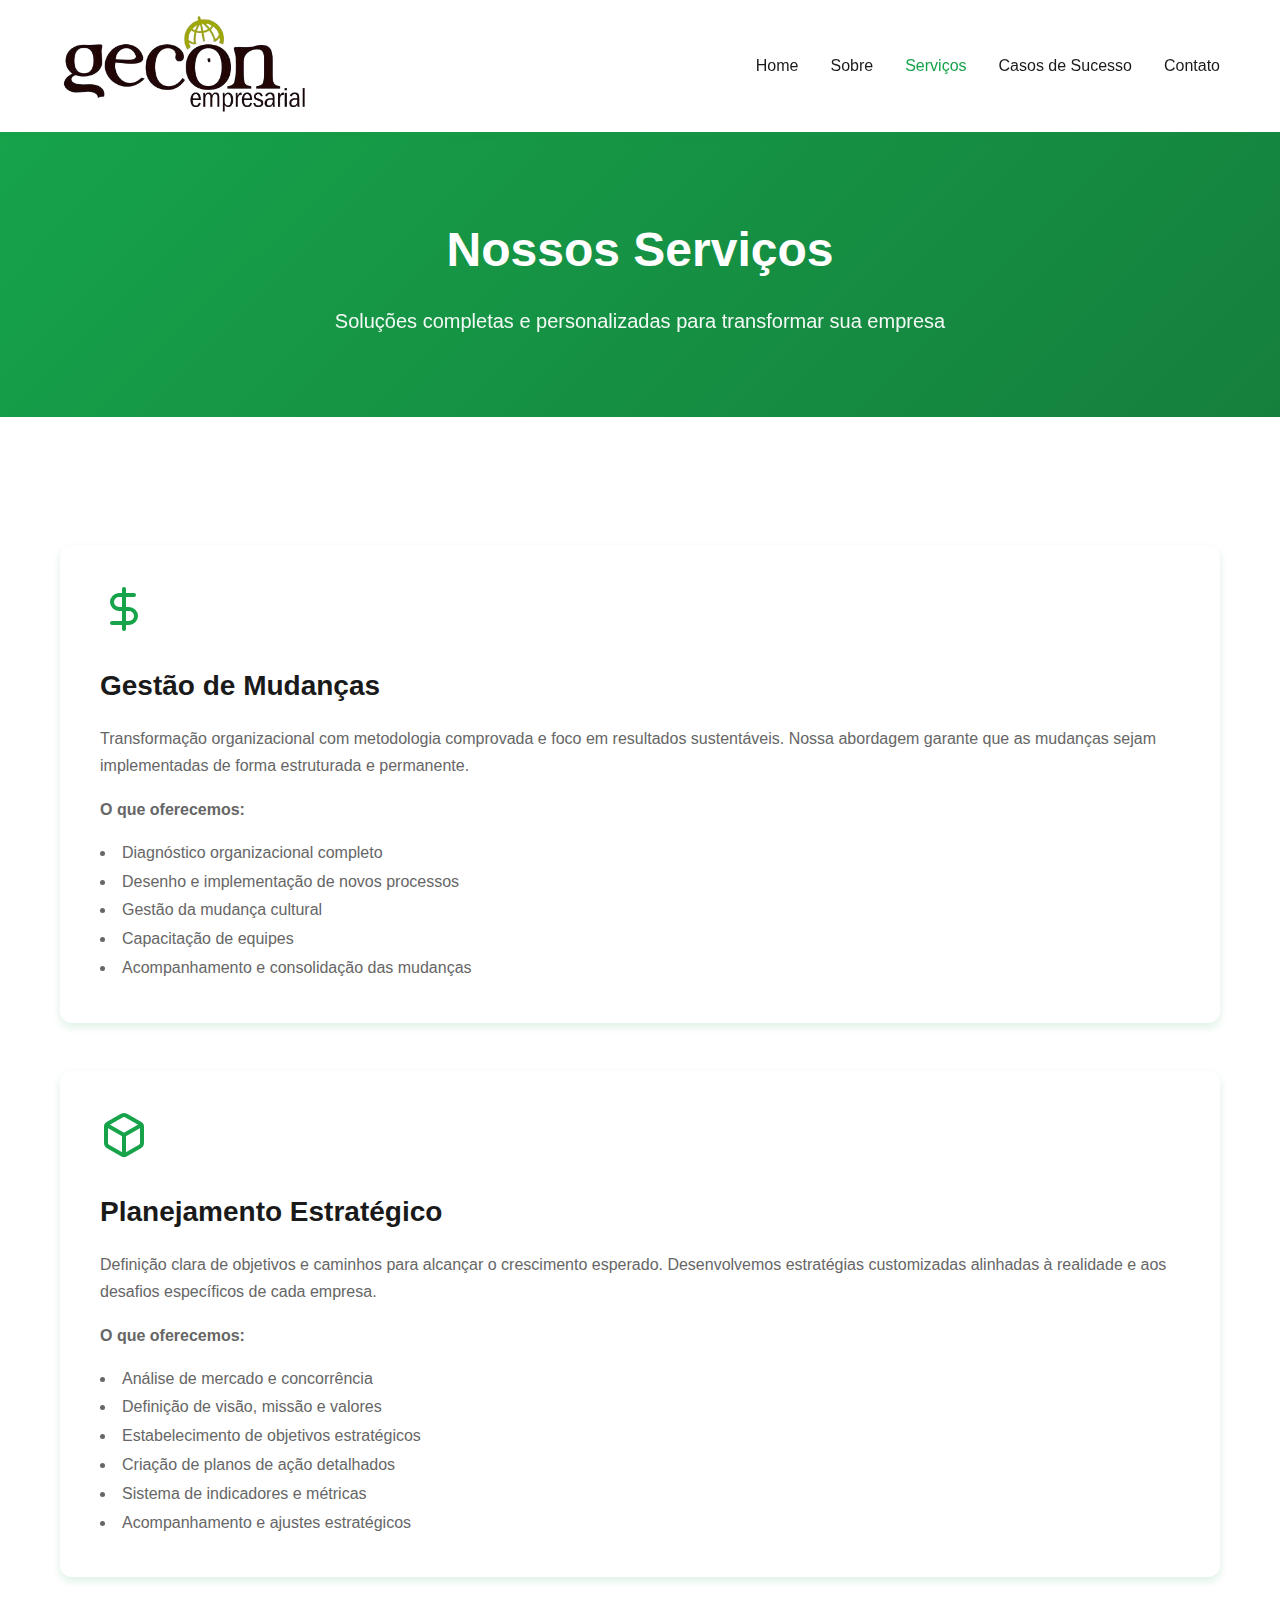
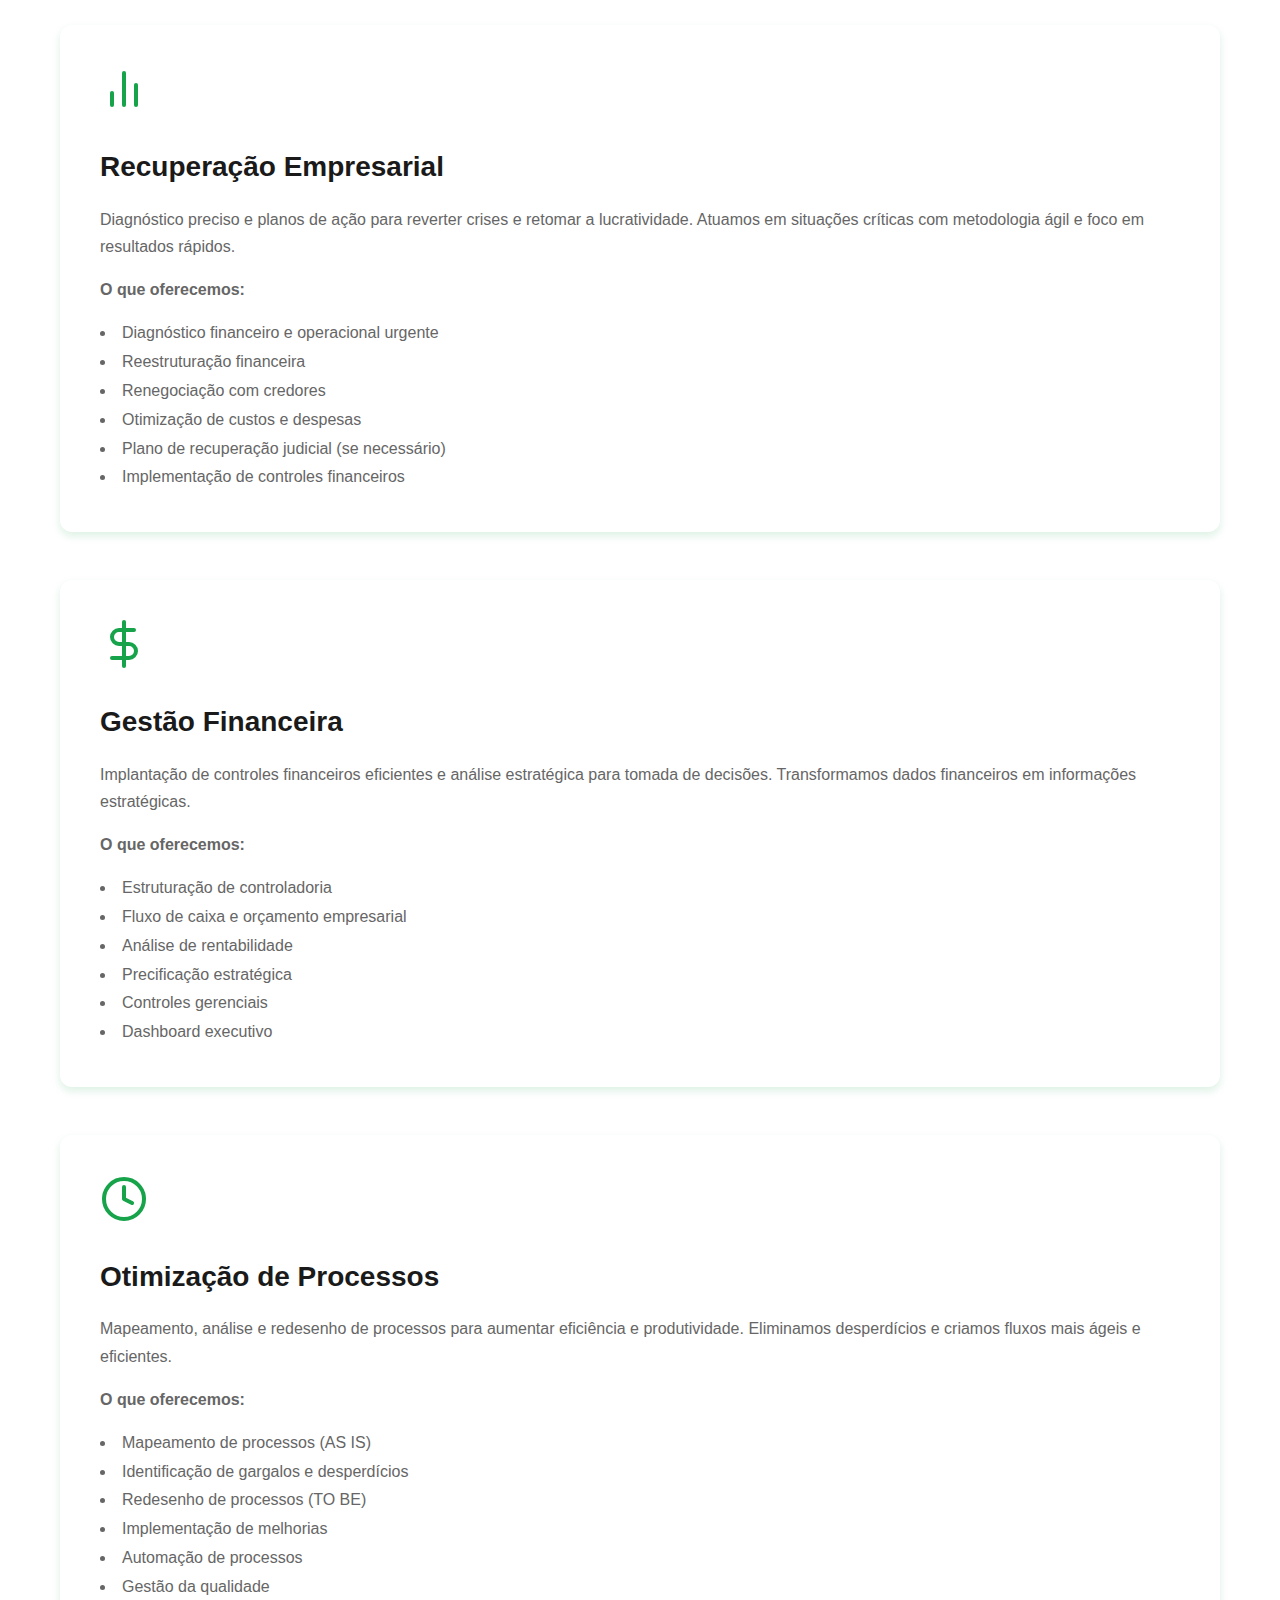
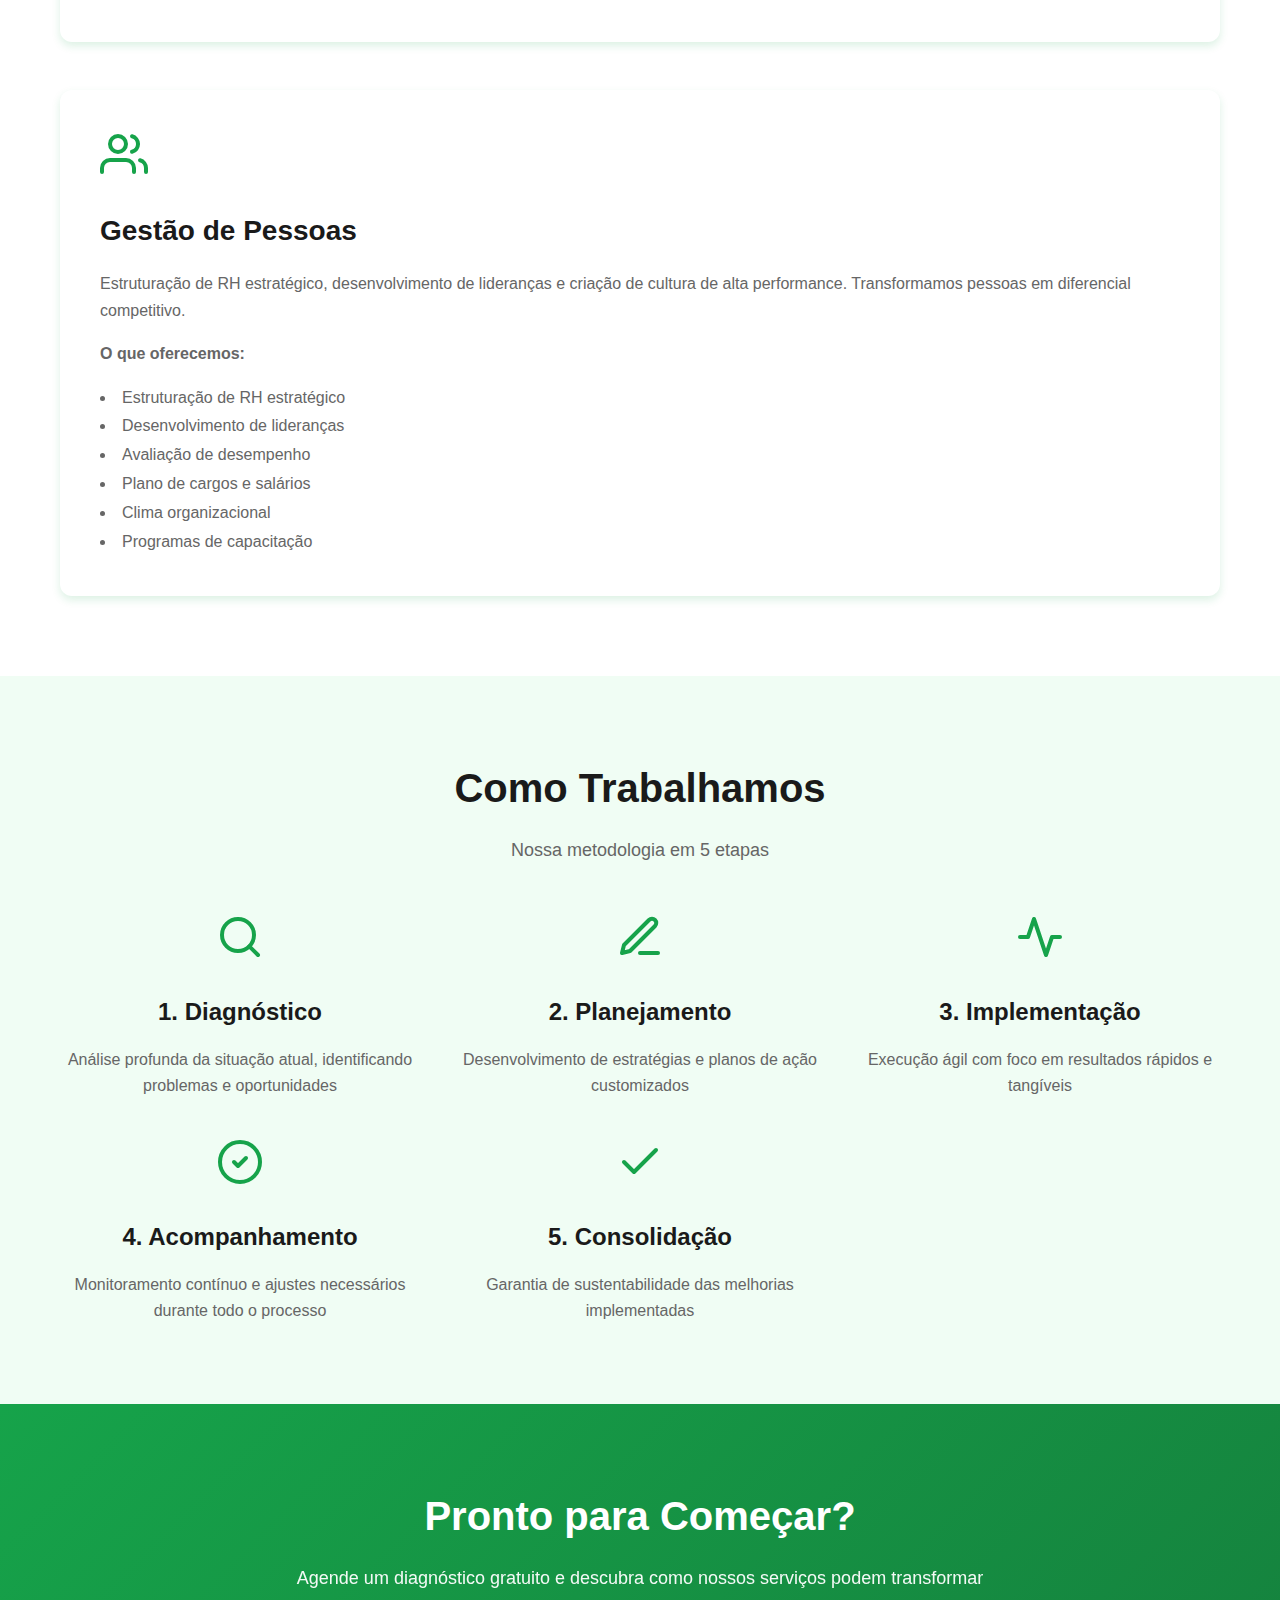
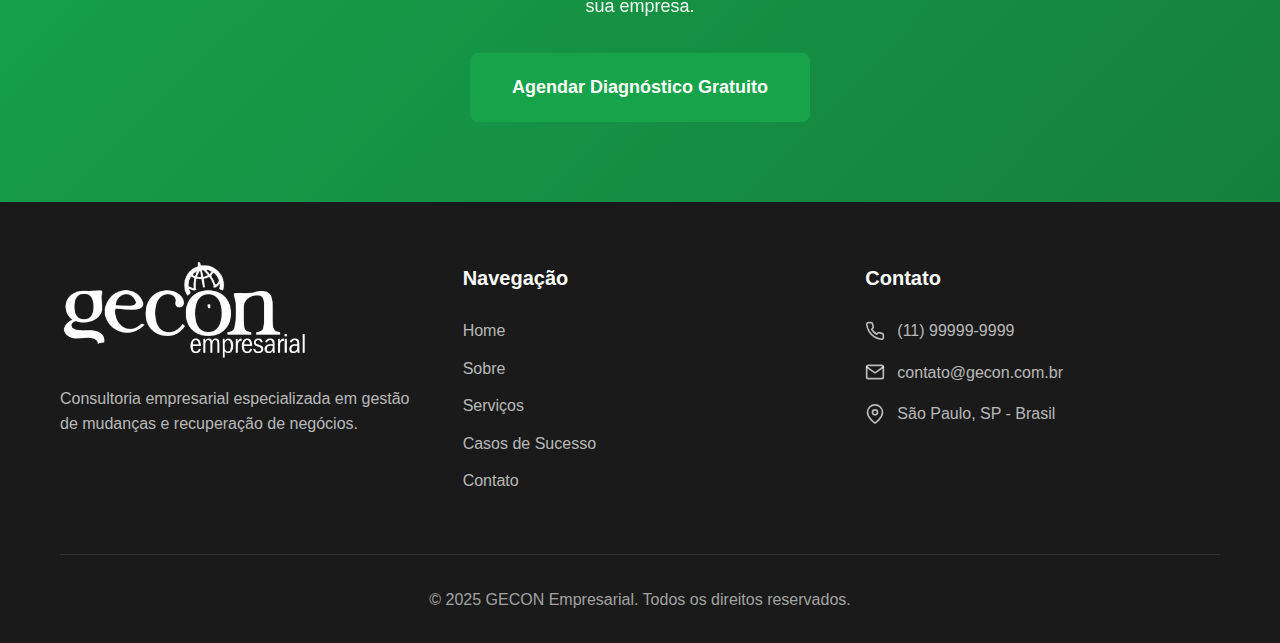
<file: servicos.html>
<!DOCTYPE html>
<html lang="pt-BR">
<head>
    <meta charset="UTF-8">
    <meta name="viewport" content="width=device-width, initial-scale=1.0">
    <title>Serviços - GECON Empresarial</title>
    <link rel="stylesheet" href="styles.css">
</head>
<body>
    <!-- Header/Navigation -->
    <header class="header">
        <nav class="navbar">
            <div class="container">
                <div class="nav-content">
                    <a href="index.html" class="logo">
                        <img src="assets/logo-gecon.png" alt="GECON Empresarial" class="logo-img">
                    </a>
                    <button class="mobile-menu-btn" id="mobileMenuBtn">
                        <span></span>
                        <span></span>
                        <span></span>
                    </button>
                    <ul class="nav-menu" id="navMenu">
                        <li><a href="index.html">Home</a></li>
                        <li><a href="sobre.html">Sobre</a></li>
                        <li><a href="servicos.html" class="active">Serviços</a></li>
                        <li><a href="casos.html">Casos de Sucesso</a></li>
                        <li><a href="contato.html">Contato</a></li>
                    </ul>
                </div>
            </div>
        </nav>
    </header>

    <!-- Page Header -->
    <section class="page-header">
        <div class="container">
            <h1 class="page-title">Nossos Serviços</h1>
            <p class="page-description">
                Soluções completas e personalizadas para transformar sua empresa
            </p>
        </div>
    </section>

    <!-- Services Content -->
    <section class="content-section">
        <div class="container">
            <div class="content-grid">
                <div class="content-card">
                    <div class="service-icon" style="margin-bottom: 1.5rem;">
                        <svg xmlns="http://www.w3.org/2000/svg" width="48" height="48" viewBox="0 0 24 24" fill="none" stroke="currentColor" stroke-width="2" stroke-linecap="round" stroke-linejoin="round">
                            <path d="M12 2v20M17 5H9.5a3.5 3.5 0 0 0 0 7h5a3.5 3.5 0 0 1 0 7H6"/>
                        </svg>
                    </div>
                    <h3>Gestão de Mudanças</h3>
                    <p>
                        Transformação organizacional com metodologia comprovada e foco em resultados sustentáveis. 
                        Nossa abordagem garante que as mudanças sejam implementadas de forma estruturada e permanente.
                    </p>
                    <p><strong>O que oferecemos:</strong></p>
                    <ul>
                        <li>Diagnóstico organizacional completo</li>
                        <li>Desenho e implementação de novos processos</li>
                        <li>Gestão da mudança cultural</li>
                        <li>Capacitação de equipes</li>
                        <li>Acompanhamento e consolidação das mudanças</li>
                    </ul>
                </div>

                <div class="content-card">
                    <div class="service-icon" style="margin-bottom: 1.5rem;">
                        <svg xmlns="http://www.w3.org/2000/svg" width="48" height="48" viewBox="0 0 24 24" fill="none" stroke="currentColor" stroke-width="2" stroke-linecap="round" stroke-linejoin="round">
                            <path d="M21 16V8a2 2 0 0 0-1-1.73l-7-4a2 2 0 0 0-2 0l-7 4A2 2 0 0 0 3 8v8a2 2 0 0 0 1 1.73l7 4a2 2 0 0 0 2 0l7-4A2 2 0 0 0 21 16z"/>
                            <polyline points="3.27 6.96 12 12.01 20.73 6.96"/>
                            <line x1="12" y1="22.08" x2="12" y2="12"/>
                        </svg>
                    </div>
                    <h3>Planejamento Estratégico</h3>
                    <p>
                        Definição clara de objetivos e caminhos para alcançar o crescimento esperado. 
                        Desenvolvemos estratégias customizadas alinhadas à realidade e aos desafios específicos de cada empresa.
                    </p>
                    <p><strong>O que oferecemos:</strong></p>
                    <ul>
                        <li>Análise de mercado e concorrência</li>
                        <li>Definição de visão, missão e valores</li>
                        <li>Estabelecimento de objetivos estratégicos</li>
                        <li>Criação de planos de ação detalhados</li>
                        <li>Sistema de indicadores e métricas</li>
                        <li>Acompanhamento e ajustes estratégicos</li>
                    </ul>
                </div>

                <div class="content-card">
                    <div class="service-icon" style="margin-bottom: 1.5rem;">
                        <svg xmlns="http://www.w3.org/2000/svg" width="48" height="48" viewBox="0 0 24 24" fill="none" stroke="currentColor" stroke-width="2" stroke-linecap="round" stroke-linejoin="round">
                            <line x1="18" y1="20" x2="18" y2="10"/>
                            <line x1="12" y1="20" x2="12" y2="4"/>
                            <line x1="6" y1="20" x2="6" y2="14"/>
                        </svg>
                    </div>
                    <h3>Recuperação Empresarial</h3>
                    <p>
                        Diagnóstico preciso e planos de ação para reverter crises e retomar a lucratividade. 
                        Atuamos em situações críticas com metodologia ágil e foco em resultados rápidos.
                    </p>
                    <p><strong>O que oferecemos:</strong></p>
                    <ul>
                        <li>Diagnóstico financeiro e operacional urgente</li>
                        <li>Reestruturação financeira</li>
                        <li>Renegociação com credores</li>
                        <li>Otimização de custos e despesas</li>
                        <li>Plano de recuperação judicial (se necessário)</li>
                        <li>Implementação de controles financeiros</li>
                    </ul>
                </div>

                <div class="content-card">
                    <div class="service-icon" style="margin-bottom: 1.5rem;">
                        <svg xmlns="http://www.w3.org/2000/svg" width="48" height="48" viewBox="0 0 24 24" fill="none" stroke="currentColor" stroke-width="2" stroke-linecap="round" stroke-linejoin="round">
                            <line x1="12" y1="1" x2="12" y2="23"/>
                            <path d="M17 5H9.5a3.5 3.5 0 0 0 0 7h5a3.5 3.5 0 0 1 0 7H6"/>
                        </svg>
                    </div>
                    <h3>Gestão Financeira</h3>
                    <p>
                        Implantação de controles financeiros eficientes e análise estratégica para tomada de decisões. 
                        Transformamos dados financeiros em informações estratégicas.
                    </p>
                    <p><strong>O que oferecemos:</strong></p>
                    <ul>
                        <li>Estruturação de controladoria</li>
                        <li>Fluxo de caixa e orçamento empresarial</li>
                        <li>Análise de rentabilidade</li>
                        <li>Precificação estratégica</li>
                        <li>Controles gerenciais</li>
                        <li>Dashboard executivo</li>
                    </ul>
                </div>

                <div class="content-card">
                    <div class="service-icon" style="margin-bottom: 1.5rem;">
                        <svg xmlns="http://www.w3.org/2000/svg" width="48" height="48" viewBox="0 0 24 24" fill="none" stroke="currentColor" stroke-width="2" stroke-linecap="round" stroke-linejoin="round">
                            <circle cx="12" cy="12" r="10"/>
                            <polyline points="12 6 12 12 16 14"/>
                        </svg>
                    </div>
                    <h3>Otimização de Processos</h3>
                    <p>
                        Mapeamento, análise e redesenho de processos para aumentar eficiência e produtividade. 
                        Eliminamos desperdícios e criamos fluxos mais ágeis e eficientes.
                    </p>
                    <p><strong>O que oferecemos:</strong></p>
                    <ul>
                        <li>Mapeamento de processos (AS IS)</li>
                        <li>Identificação de gargalos e desperdícios</li>
                        <li>Redesenho de processos (TO BE)</li>
                        <li>Implementação de melhorias</li>
                        <li>Automação de processos</li>
                        <li>Gestão da qualidade</li>
                    </ul>
                </div>

                <div class="content-card">
                    <div class="service-icon" style="margin-bottom: 1.5rem;">
                        <svg xmlns="http://www.w3.org/2000/svg" width="48" height="48" viewBox="0 0 24 24" fill="none" stroke="currentColor" stroke-width="2" stroke-linecap="round" stroke-linejoin="round">
                            <path d="M17 21v-2a4 4 0 0 0-4-4H5a4 4 0 0 0-4 4v2"/>
                            <circle cx="9" cy="7" r="4"/>
                            <path d="M23 21v-2a4 4 0 0 0-3-3.87"/>
                            <path d="M16 3.13a4 4 0 0 1 0 7.75"/>
                        </svg>
                    </div>
                    <h3>Gestão de Pessoas</h3>
                    <p>
                        Estruturação de RH estratégico, desenvolvimento de lideranças e criação de cultura de alta performance. 
                        Transformamos pessoas em diferencial competitivo.
                    </p>
                    <p><strong>O que oferecemos:</strong></p>
                    <ul>
                        <li>Estruturação de RH estratégico</li>
                        <li>Desenvolvimento de lideranças</li>
                        <li>Avaliação de desempenho</li>
                        <li>Plano de cargos e salários</li>
                        <li>Clima organizacional</li>
                        <li>Programas de capacitação</li>
                    </ul>
                </div>
            </div>
        </div>
    </section>

    <!-- Process Section -->
    <section class="why-choose" style="background: var(--bg-light);">
        <div class="container">
            <h2 class="section-title">Como Trabalhamos</h2>
            <p class="section-subtitle">Nossa metodologia em 5 etapas</p>
            
            <div class="features-grid">
                <div class="feature-card">
                    <div class="feature-icon">
                        <svg xmlns="http://www.w3.org/2000/svg" width="48" height="48" viewBox="0 0 24 24" fill="none" stroke="currentColor" stroke-width="2" stroke-linecap="round" stroke-linejoin="round">
                            <circle cx="11" cy="11" r="8"/>
                            <path d="m21 21-4.35-4.35"/>
                        </svg>
                    </div>
                    <h3 class="feature-title">1. Diagnóstico</h3>
                    <p class="feature-description">
                        Análise profunda da situação atual, identificando problemas e oportunidades
                    </p>
                </div>

                <div class="feature-card">
                    <div class="feature-icon">
                        <svg xmlns="http://www.w3.org/2000/svg" width="48" height="48" viewBox="0 0 24 24" fill="none" stroke="currentColor" stroke-width="2" stroke-linecap="round" stroke-linejoin="round">
                            <path d="M12 20h9"/>
                            <path d="M16.5 3.5a2.121 2.121 0 0 1 3 3L7 19l-4 1 1-4L16.5 3.5z"/>
                        </svg>
                    </div>
                    <h3 class="feature-title">2. Planejamento</h3>
                    <p class="feature-description">
                        Desenvolvimento de estratégias e planos de ação customizados
                    </p>
                </div>

                <div class="feature-card">
                    <div class="feature-icon">
                        <svg xmlns="http://www.w3.org/2000/svg" width="48" height="48" viewBox="0 0 24 24" fill="none" stroke="currentColor" stroke-width="2" stroke-linecap="round" stroke-linejoin="round">
                            <polyline points="22 12 18 12 15 21 9 3 6 12 2 12"/>
                        </svg>
                    </div>
                    <h3 class="feature-title">3. Implementação</h3>
                    <p class="feature-description">
                        Execução ágil com foco em resultados rápidos e tangíveis
                    </p>
                </div>

                <div class="feature-card">
                    <div class="feature-icon">
                        <svg xmlns="http://www.w3.org/2000/svg" width="48" height="48" viewBox="0 0 24 24" fill="none" stroke="currentColor" stroke-width="2" stroke-linecap="round" stroke-linejoin="round">
                            <path d="M12 22c5.523 0 10-4.477 10-10S17.523 2 12 2 2 6.477 2 12s4.477 10 10 10z"/>
                            <path d="m9 12 2 2 4-4"/>
                        </svg>
                    </div>
                    <h3 class="feature-title">4. Acompanhamento</h3>
                    <p class="feature-description">
                        Monitoramento contínuo e ajustes necessários durante todo o processo
                    </p>
                </div>

                <div class="feature-card">
                    <div class="feature-icon">
                        <svg xmlns="http://www.w3.org/2000/svg" width="48" height="48" viewBox="0 0 24 24" fill="none" stroke="currentColor" stroke-width="2" stroke-linecap="round" stroke-linejoin="round">
                            <polyline points="20 6 9 17 4 12"/>
                        </svg>
                    </div>
                    <h3 class="feature-title">5. Consolidação</h3>
                    <p class="feature-description">
                        Garantia de sustentabilidade das melhorias implementadas
                    </p>
                </div>
            </div>
        </div>
    </section>

    <!-- CTA Section -->
    <section class="cta">
        <div class="container">
            <h2 class="cta-title">Pronto para Começar?</h2>
            <p class="cta-description">
                Agende um diagnóstico gratuito e descubra como nossos serviços podem transformar sua empresa.
            </p>
            <a href="contato.html" class="btn btn-primary btn-large">Agendar Diagnóstico Gratuito</a>
        </div>
    </section>

    <!-- Footer -->
    <footer class="footer">
        <div class="container">
            <div class="footer-content">
                <div class="footer-column">
                    <div class="footer-logo">
                        <img src="assets/logo-gecon.png" alt="GECON Empresarial">
                    </div>
                    <p class="footer-description">
                        Consultoria empresarial especializada em gestão de mudanças e recuperação de negócios.
                    </p>
                </div>

                <div class="footer-column">
                    <h4 class="footer-title">Navegação</h4>
                    <ul class="footer-links">
                        <li><a href="index.html">Home</a></li>
                        <li><a href="sobre.html">Sobre</a></li>
                        <li><a href="servicos.html">Serviços</a></li>
                        <li><a href="casos.html">Casos de Sucesso</a></li>
                        <li><a href="contato.html">Contato</a></li>
                    </ul>
                </div>

                <div class="footer-column">
                    <h4 class="footer-title">Contato</h4>
                    <ul class="footer-contact">
                        <li>
                            <svg xmlns="http://www.w3.org/2000/svg" width="20" height="20" viewBox="0 0 24 24" fill="none" stroke="currentColor" stroke-width="2" stroke-linecap="round" stroke-linejoin="round">
                                <path d="M22 16.92v3a2 2 0 0 1-2.18 2 19.79 19.79 0 0 1-8.63-3.07 19.5 19.5 0 0 1-6-6 19.79 19.79 0 0 1-3.07-8.67A2 2 0 0 1 4.11 2h3a2 2 0 0 1 2 1.72 12.84 12.84 0 0 0 .7 2.81 2 2 0 0 1-.45 2.11L8.09 9.91a16 16 0 0 0 6 6l1.27-1.27a2 2 0 0 1 2.11-.45 12.84 12.84 0 0 0 2.81.7A2 2 0 0 1 22 16.92z"/>
                            </svg>
                            <a href="tel:+5511999999999">(11) 99999-9999</a>
                        </li>
                        <li>
                            <svg xmlns="http://www.w3.org/2000/svg" width="20" height="20" viewBox="0 0 24 24" fill="none" stroke="currentColor" stroke-width="2" stroke-linecap="round" stroke-linejoin="round">
                                <path d="M4 4h16c1.1 0 2 .9 2 2v12c0 1.1-.9 2-2 2H4c-1.1 0-2-.9-2-2V6c0-1.1.9-2 2-2z"/>
                                <polyline points="22,6 12,13 2,6"/>
                            </svg>
                            <a href="mailto:contato@gecon.com.br">contato@gecon.com.br</a>
                        </li>
                        <li>
                            <svg xmlns="http://www.w3.org/2000/svg" width="20" height="20" viewBox="0 0 24 24" fill="none" stroke="currentColor" stroke-width="2" stroke-linecap="round" stroke-linejoin="round">
                                <path d="M21 10c0 7-9 13-9 13s-9-6-9-13a9 9 0 0 1 18 0z"/>
                                <circle cx="12" cy="10" r="3"/>
                            </svg>
                            <span>São Paulo, SP - Brasil</span>
                        </li>
                    </ul>
                </div>
            </div>

            <div class="footer-bottom">
                <p>&copy; 2025 GECON Empresarial. Todos os direitos reservados.</p>
            </div>
        </div>
    </footer>

    <script src="script.js"></script>
</body>
</html>
</file>
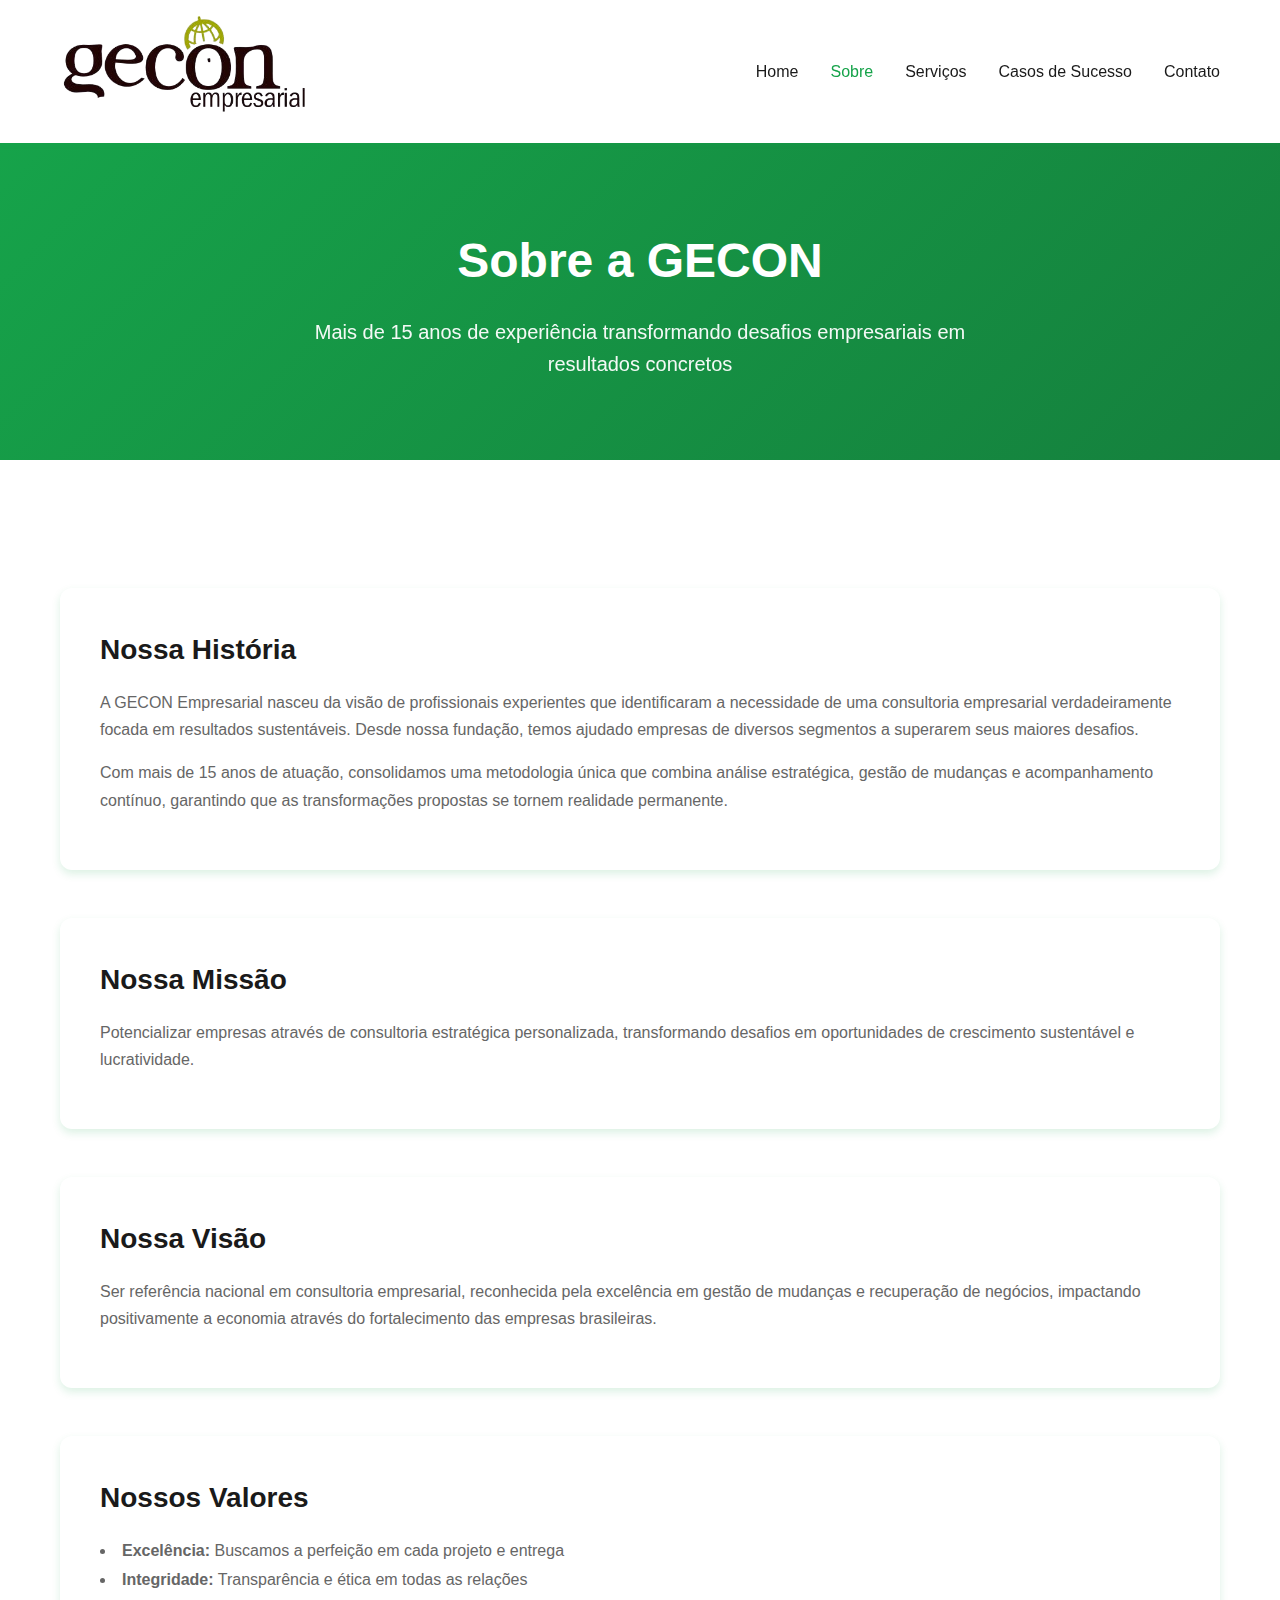
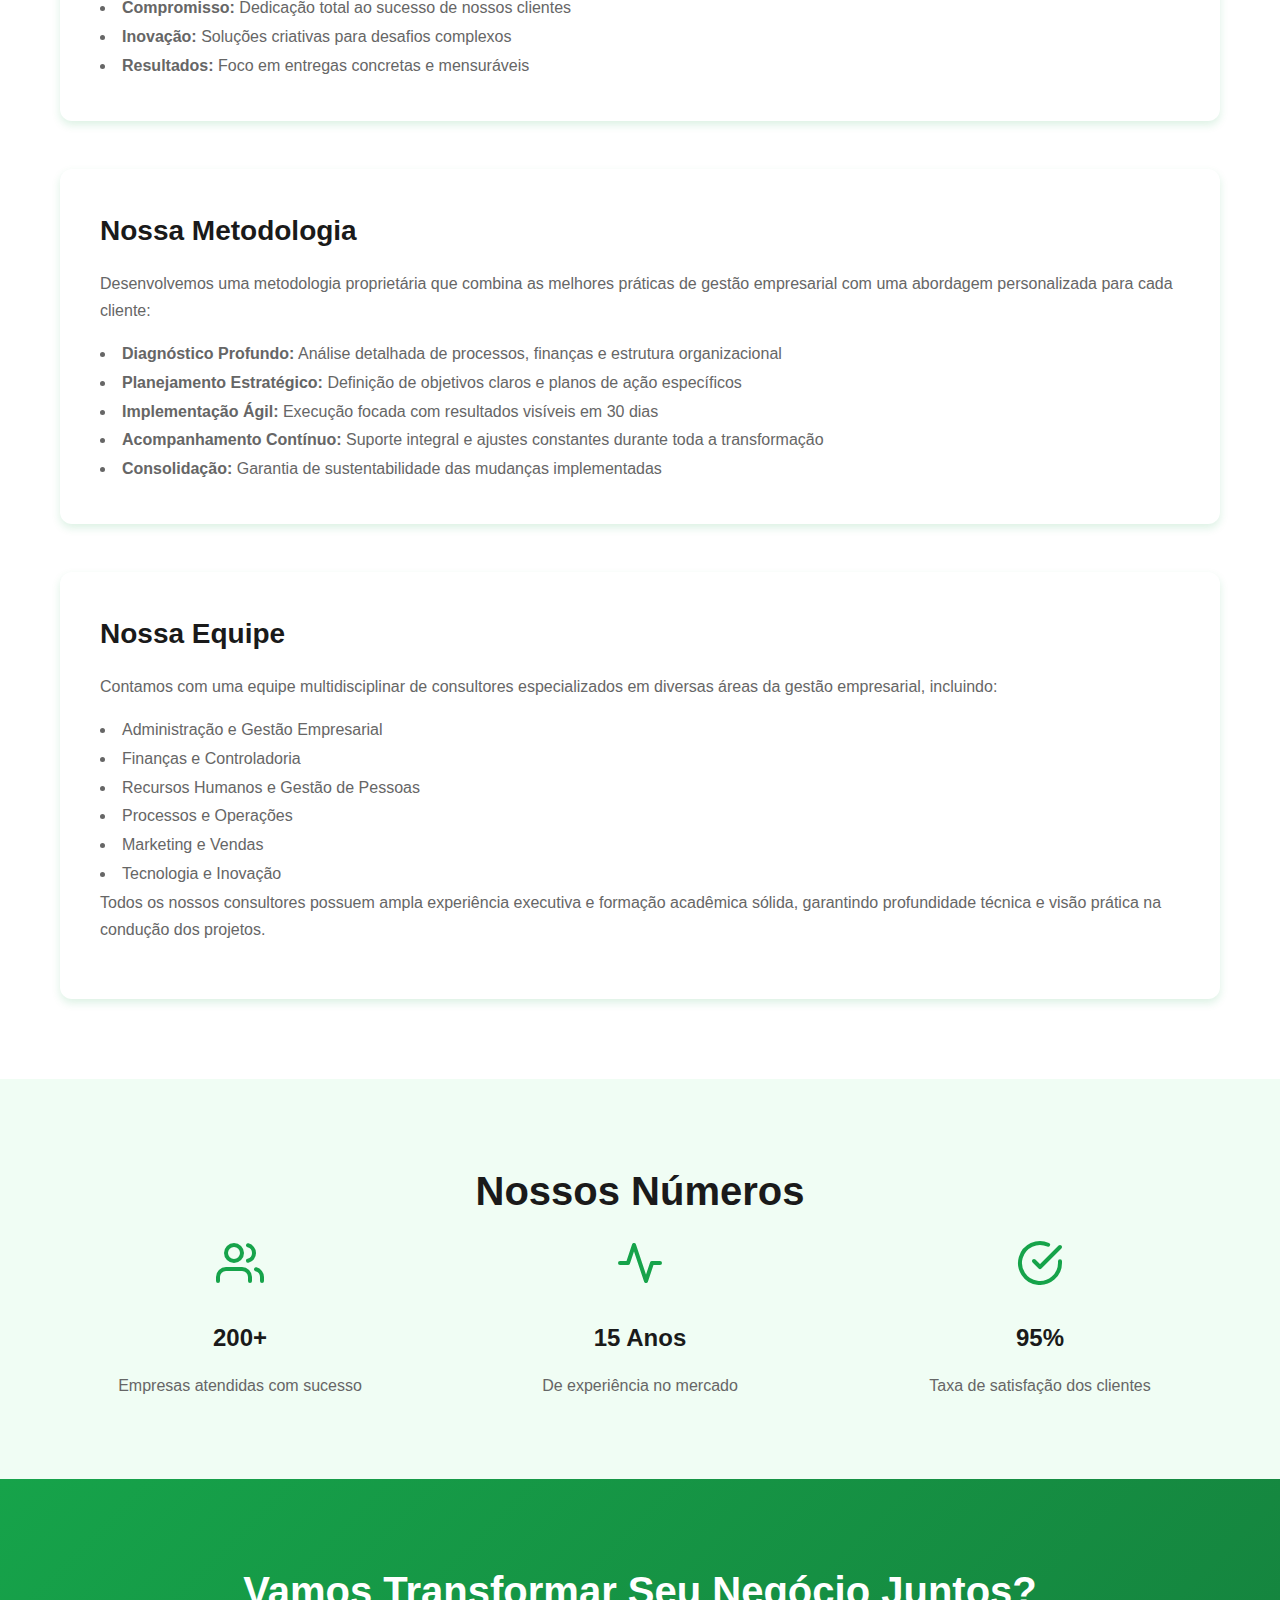
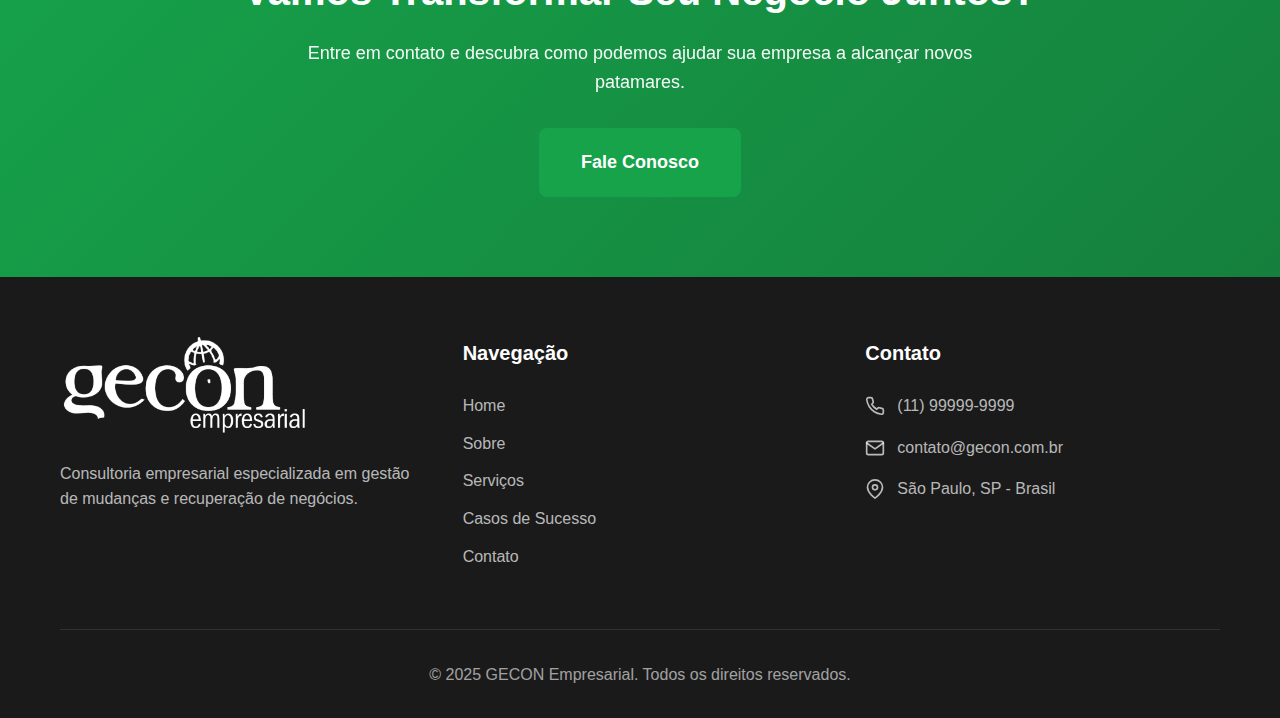
<file: sobre.html>
<!DOCTYPE html>
<html lang="pt-BR">
<head>
    <meta charset="UTF-8">
    <meta name="viewport" content="width=device-width, initial-scale=1.0">
    <title>Sobre - GECON Empresarial</title>
    <link rel="stylesheet" href="styles.css">
</head>
<body>
    <!-- Header/Navigation -->
    <header class="header">
        <nav class="navbar">
            <div class="container">
                <div class="nav-content">
                    <div class="logo">
                        <a href="index.html" class="logo">
                        <img src="assets/logo-gecon.png" alt="GECON Empresarial" class="logo-img">
                    </a>
                    </div>
                    <button class="mobile-menu-btn" id="mobileMenuBtn">
                        <span></span>
                        <span></span>
                        <span></span>
                    </button>
                    <ul class="nav-menu" id="navMenu">
                        <li><a href="index.html">Home</a></li>
                        <li><a href="sobre.html" class="active">Sobre</a></li>
                        <li><a href="servicos.html">Serviços</a></li>
                        <li><a href="casos.html">Casos de Sucesso</a></li>
                        <li><a href="contato.html">Contato</a></li>
                    </ul>
                </div>
            </div>
        </nav>
    </header>

    <!-- Page Header -->
    <section class="page-header">
        <div class="container">
            <h1 class="page-title">Sobre a GECON</h1>
            <p class="page-description">
                Mais de 15 anos de experiência transformando desafios empresariais em resultados concretos
            </p>
        </div>
    </section>

    <!-- About Content -->
    <section class="content-section">
        <div class="container">
            <div class="content-grid">
                <div class="content-card">
                    <h3>Nossa História</h3>
                    <p>
                        A GECON Empresarial nasceu da visão de profissionais experientes que identificaram 
                        a necessidade de uma consultoria empresarial verdadeiramente focada em resultados 
                        sustentáveis. Desde nossa fundação, temos ajudado empresas de diversos segmentos 
                        a superarem seus maiores desafios.
                    </p>
                    <p>
                        Com mais de 15 anos de atuação, consolidamos uma metodologia única que combina 
                        análise estratégica, gestão de mudanças e acompanhamento contínuo, garantindo que 
                        as transformações propostas se tornem realidade permanente.
                    </p>
                </div>

                <div class="content-card">
                    <h3>Nossa Missão</h3>
                    <p>
                        Potencializar empresas através de consultoria estratégica personalizada, 
                        transformando desafios em oportunidades de crescimento sustentável e lucratividade.
                    </p>
                </div>

                <div class="content-card">
                    <h3>Nossa Visão</h3>
                    <p>
                        Ser referência nacional em consultoria empresarial, reconhecida pela excelência 
                        em gestão de mudanças e recuperação de negócios, impactando positivamente a 
                        economia através do fortalecimento das empresas brasileiras.
                    </p>
                </div>

                <div class="content-card">
                    <h3>Nossos Valores</h3>
                    <ul>
                        <li><strong>Excelência:</strong> Buscamos a perfeição em cada projeto e entrega</li>
                        <li><strong>Integridade:</strong> Transparência e ética em todas as relações</li>
                        <li><strong>Compromisso:</strong> Dedicação total ao sucesso de nossos clientes</li>
                        <li><strong>Inovação:</strong> Soluções criativas para desafios complexos</li>
                        <li><strong>Resultados:</strong> Foco em entregas concretas e mensuráveis</li>
                    </ul>
                </div>

                <div class="content-card">
                    <h3>Nossa Metodologia</h3>
                    <p>
                        Desenvolvemos uma metodologia proprietária que combina as melhores práticas 
                        de gestão empresarial com uma abordagem personalizada para cada cliente:
                    </p>
                    <ul>
                        <li><strong>Diagnóstico Profundo:</strong> Análise detalhada de processos, finanças e estrutura organizacional</li>
                        <li><strong>Planejamento Estratégico:</strong> Definição de objetivos claros e planos de ação específicos</li>
                        <li><strong>Implementação Ágil:</strong> Execução focada com resultados visíveis em 30 dias</li>
                        <li><strong>Acompanhamento Contínuo:</strong> Suporte integral e ajustes constantes durante toda a transformação</li>
                        <li><strong>Consolidação:</strong> Garantia de sustentabilidade das mudanças implementadas</li>
                    </ul>
                </div>

                <div class="content-card">
                    <h3>Nossa Equipe</h3>
                    <p>
                        Contamos com uma equipe multidisciplinar de consultores especializados em 
                        diversas áreas da gestão empresarial, incluindo:
                    </p>
                    <ul>
                        <li>Administração e Gestão Empresarial</li>
                        <li>Finanças e Controladoria</li>
                        <li>Recursos Humanos e Gestão de Pessoas</li>
                        <li>Processos e Operações</li>
                        <li>Marketing e Vendas</li>
                        <li>Tecnologia e Inovação</li>
                    </ul>
                    <p>
                        Todos os nossos consultores possuem ampla experiência executiva e formação 
                        acadêmica sólida, garantindo profundidade técnica e visão prática na condução 
                        dos projetos.
                    </p>
                </div>
            </div>
        </div>
    </section>

    <!-- Numbers Section -->
    <section class="why-choose" style="background: var(--bg-light);">
        <div class="container">
            <h2 class="section-title">Nossos Números</h2>
            <div class="features-grid">
                <div class="feature-card">
                    <div class="feature-icon">
                        <svg xmlns="http://www.w3.org/2000/svg" width="48" height="48" viewBox="0 0 24 24" fill="none" stroke="currentColor" stroke-width="2" stroke-linecap="round" stroke-linejoin="round">
                            <path d="M17 21v-2a4 4 0 0 0-4-4H5a4 4 0 0 0-4 4v2"/>
                            <circle cx="9" cy="7" r="4"/>
                            <path d="M23 21v-2a4 4 0 0 0-3-3.87"/>
                            <path d="M16 3.13a4 4 0 0 1 0 7.75"/>
                        </svg>
                    </div>
                    <h3 class="feature-title">200+</h3>
                    <p class="feature-description">Empresas atendidas com sucesso</p>
                </div>

                <div class="feature-card">
                    <div class="feature-icon">
                        <svg xmlns="http://www.w3.org/2000/svg" width="48" height="48" viewBox="0 0 24 24" fill="none" stroke="currentColor" stroke-width="2" stroke-linecap="round" stroke-linejoin="round">
                            <polyline points="22 12 18 12 15 21 9 3 6 12 2 12"/>
                        </svg>
                    </div>
                    <h3 class="feature-title">15 Anos</h3>
                    <p class="feature-description">De experiência no mercado</p>
                </div>

                <div class="feature-card">
                    <div class="feature-icon">
                        <svg xmlns="http://www.w3.org/2000/svg" width="48" height="48" viewBox="0 0 24 24" fill="none" stroke="currentColor" stroke-width="2" stroke-linecap="round" stroke-linejoin="round">
                            <path d="M22 11.08V12a10 10 0 1 1-5.93-9.14"/>
                            <polyline points="22 4 12 14.01 9 11.01"/>
                        </svg>
                    </div>
                    <h3 class="feature-title">95%</h3>
                    <p class="feature-description">Taxa de satisfação dos clientes</p>
                </div>
            </div>
        </div>
    </section>

    <!-- CTA Section -->
    <section class="cta">
        <div class="container">
            <h2 class="cta-title">Vamos Transformar Seu Negócio Juntos?</h2>
            <p class="cta-description">
                Entre em contato e descubra como podemos ajudar sua empresa a alcançar novos patamares.
            </p>
            <a href="contato.html" class="btn btn-primary btn-large">Fale Conosco</a>
        </div>
    </section>

    <!-- Footer -->
    <footer class="footer">
        <div class="container">
            <div class="footer-content">
                <div class="footer-column">
                    <div class="footer-logo">
                        <img src="assets/logo-gecon.png" alt="GECON Empresarial">
                    </div>
                    <p class="footer-description">
                        Consultoria empresarial especializada em gestão de mudanças e recuperação de negócios.
                    </p>
                </div>

                <div class="footer-column">
                    <h4 class="footer-title">Navegação</h4>
                    <ul class="footer-links">
                        <li><a href="index.html">Home</a></li>
                        <li><a href="sobre.html">Sobre</a></li>
                        <li><a href="servicos.html">Serviços</a></li>
                        <li><a href="casos.html">Casos de Sucesso</a></li>
                        <li><a href="contato.html">Contato</a></li>
                    </ul>
                </div>

                <div class="footer-column">
                    <h4 class="footer-title">Contato</h4>
                    <ul class="footer-contact">
                        <li>
                            <svg xmlns="http://www.w3.org/2000/svg" width="20" height="20" viewBox="0 0 24 24" fill="none" stroke="currentColor" stroke-width="2" stroke-linecap="round" stroke-linejoin="round">
                                <path d="M22 16.92v3a2 2 0 0 1-2.18 2 19.79 19.79 0 0 1-8.63-3.07 19.5 19.5 0 0 1-6-6 19.79 19.79 0 0 1-3.07-8.67A2 2 0 0 1 4.11 2h3a2 2 0 0 1 2 1.72 12.84 12.84 0 0 0 .7 2.81 2 2 0 0 1-.45 2.11L8.09 9.91a16 16 0 0 0 6 6l1.27-1.27a2 2 0 0 1 2.11-.45 12.84 12.84 0 0 0 2.81.7A2 2 0 0 1 22 16.92z"/>
                            </svg>
                            <a href="tel:+5511999999999">(11) 99999-9999</a>
                        </li>
                        <li>
                            <svg xmlns="http://www.w3.org/2000/svg" width="20" height="20" viewBox="0 0 24 24" fill="none" stroke="currentColor" stroke-width="2" stroke-linecap="round" stroke-linejoin="round">
                                <path d="M4 4h16c1.1 0 2 .9 2 2v12c0 1.1-.9 2-2 2H4c-1.1 0-2-.9-2-2V6c0-1.1.9-2 2-2z"/>
                                <polyline points="22,6 12,13 2,6"/>
                            </svg>
                            <a href="mailto:contato@gecon.com.br">contato@gecon.com.br</a>
                        </li>
                        <li>
                            <svg xmlns="http://www.w3.org/2000/svg" width="20" height="20" viewBox="0 0 24 24" fill="none" stroke="currentColor" stroke-width="2" stroke-linecap="round" stroke-linejoin="round">
                                <path d="M21 10c0 7-9 13-9 13s-9-6-9-13a9 9 0 0 1 18 0z"/>
                                <circle cx="12" cy="10" r="3"/>
                            </svg>
                            <span>São Paulo, SP - Brasil</span>
                        </li>
                    </ul>
                </div>
            </div>

            <div class="footer-bottom">
                <p>&copy; 2025 GECON Empresarial. Todos os direitos reservados.</p>
            </div>
        </div>
    </footer>

    <script src="script.js"></script>
</body>
</html>
</file>
<file: styles.css>
/* Reset and Base Styles */
* {
    margin: 0;
    padding: 0;
    box-sizing: border-box;
}

:root {
    --primary-color: #16a34a;
    --primary-dark: #15803d;
    --secondary-color: #22c55e;
    --accent-color: #4ade80;
    --text-dark: #1a1a1a;
    --text-light: #666666;
    --bg-light: #f0fdf4;
    --bg-white: #ffffff;
    --border-color: #e0e0e0;
    --shadow-sm: 0 2px 4px rgba(22, 163, 74, 0.1);
    --shadow-md: 0 4px 8px rgba(22, 163, 74, 0.15);
    --shadow-lg: 0 8px 16px rgba(22, 163, 74, 0.2);
}

body {
    font-family: -apple-system, BlinkMacSystemFont, 'Segoe UI', Roboto, 'Helvetica Neue', Arial, sans-serif;
    color: var(--text-dark);
    line-height: 1.6;
    overflow-x: hidden;
}

.container {
    max-width: 1200px;
    margin: 0 auto;
    padding: 0 20px;
}

/* Header and Navigation */
.header {
    background: var(--bg-white);
    box-shadow: var(--shadow-sm);
    position: sticky;
    top: 0;
    z-index: 1000;
}

.navbar {
    padding: 1rem 0;
}

.nav-content {
    display: flex;
    justify-content: space-between;
    align-items: center;
}

.logo {
    font-size: 1.5rem;
    font-weight: bold;
    color: var(--primary-color);
    text-decoration: none;
    display: inline-block;
    transition: opacity 0.3s;
}

.logo:hover {
    opacity: 0.8;
}

.logo-img {
    height: 100px;
    width: auto;
    display: block;
}

.mobile-menu-btn {
    display: none;
    background: none;
    border: none;
    cursor: pointer;
    flex-direction: column;
    gap: 4px;
}

.mobile-menu-btn span {
    width: 25px;
    height: 3px;
    background: var(--text-dark);
    transition: all 0.3s;
}

.nav-menu {
    display: flex;
    list-style: none;
    gap: 2rem;
}

.nav-menu a {
    text-decoration: none;
    color: var(--text-dark);
    font-weight: 500;
    transition: color 0.3s;
}

.nav-menu a:hover,
.nav-menu a.active {
    color: var(--primary-color);
}

/* Hero Section */
.hero {
    background: linear-gradient(135deg, rgba(22, 163, 74, 0.85) 0%, rgba(21, 128, 61, 0.85) 100%), url('assets/pexels-pixabay-209224.jpg');
    background-size: 100%;
    background-position: center;
    background-repeat: no-repeat;
    color: white;
    padding: 100px 0;
    text-align: center;
}

.hero-content {
    max-width: 800px;
    margin: 0 auto;
}

.hero-title {
    font-size: 3rem;
    font-weight: 700;
    margin-bottom: 1.5rem;
    line-height: 1.2;
}

.hero-description {
    font-size: 1.25rem;
    margin-bottom: 2.5rem;
    opacity: 0.95;
}

.hero-buttons {
    display: flex;
    gap: 1rem;
    justify-content: center;
    flex-wrap: wrap;
}

/* Buttons */
.btn {
    display: inline-block;
    padding: 0.875rem 2rem;
    font-size: 1rem;
    font-weight: 600;
    text-decoration: none;
    border-radius: 8px;
    transition: all 0.3s;
    cursor: pointer;
    border: 2px solid transparent;
}

.btn-primary {
    background: var(--primary-color);
    color: white;
}

.btn-primary:hover {
    background: var(--primary-dark);
    transform: translateY(-2px);
    box-shadow: var(--shadow-lg);
}

.btn-secondary {
    background: transparent;
    color: white;
    border-color: white;
}

.btn-secondary:hover {
    background: white;
    color: var(--primary-color);
}

.btn-outline {
    background: transparent;
    color: var(--primary-color);
    border-color: var(--primary-color);
}

.btn-outline:hover {
    background: var(--primary-color);
    color: white;
}

.btn-large {
    padding: 1.125rem 2.5rem;
    font-size: 1.125rem;
}

/* Sections */
section {
    padding: 80px 0;
}

.section-title {
    font-size: 2.5rem;
    font-weight: 700;
    text-align: center;
    margin-bottom: 1rem;
    color: var(--text-dark);
}

.section-subtitle {
    font-size: 1.125rem;
    text-align: center;
    color: var(--text-light);
    margin-bottom: 3rem;
}

/* Mission Section */
.mission {
    background: var(--bg-light);
}

.mission-text {
    max-width: 800px;
    margin: 0 auto;
    text-align: center;
    font-size: 1.25rem;
    color: var(--text-light);
    line-height: 1.8;
}

/* Services Section */
.services {
    background: var(--bg-white);
}

.services-grid {
    display: grid;
    grid-template-columns: repeat(auto-fit, minmax(300px, 1fr));
    gap: 2rem;
    margin-bottom: 3rem;
}

.service-card {
    background: var(--bg-white);
    padding: 2.5rem 2rem;
    border-radius: 12px;
    box-shadow: var(--shadow-md);
    text-align: center;
    transition: all 0.3s;
}

.service-card:hover {
    transform: translateY(-8px);
    box-shadow: var(--shadow-lg);
}

.service-icon {
    color: var(--primary-color);
    margin-bottom: 1.5rem;
}

.service-title {
    font-size: 1.5rem;
    font-weight: 600;
    margin-bottom: 1rem;
    color: var(--text-dark);
}

.service-description {
    color: var(--text-light);
    line-height: 1.6;
}

.services-cta {
    text-align: center;
}

/* Testimonials Section */
.testimonials {
    background: var(--bg-light);
}

.testimonials-grid {
    display: grid;
    grid-template-columns: repeat(auto-fit, minmax(300px, 1fr));
    gap: 2rem;
}

.testimonial-card {
    background: var(--bg-white);
    padding: 2.5rem;
    border-radius: 12px;
    box-shadow: var(--shadow-md);
}

.testimonial-quote {
    color: var(--primary-color);
    margin-bottom: 1rem;
}

.testimonial-text {
    font-size: 1.125rem;
    line-height: 1.7;
    margin-bottom: 1.5rem;
    color: var(--text-dark);
    font-style: italic;
}

.testimonial-author {
    border-top: 2px solid var(--border-color);
    padding-top: 1rem;
}

.author-name {
    font-weight: 600;
    color: var(--text-dark);
    margin-bottom: 0.25rem;
}

.author-position {
    color: var(--text-light);
    font-size: 0.9rem;
}

/* Why Choose Section */
.why-choose {
    background: var(--bg-white);
}

.features-grid {
    display: grid;
    grid-template-columns: repeat(auto-fit, minmax(280px, 1fr));
    gap: 2.5rem;
}

.feature-card {
    text-align: center;
}

.feature-icon {
    color: var(--primary-color);
    margin-bottom: 1.5rem;
}

.feature-title {
    font-size: 1.5rem;
    font-weight: 600;
    margin-bottom: 1rem;
    color: var(--text-dark);
}

.feature-description {
    color: var(--text-light);
    line-height: 1.6;
}

/* CTA Section */
.cta {
    background: linear-gradient(135deg, var(--primary-color) 0%, var(--primary-dark) 100%);
    padding: 80px 0;
    color: white;
    text-align: center;
}

.cta-title {
    font-size: 2.5rem;
    font-weight: 700;
    margin-bottom: 1rem;
}

.cta-description {
    font-size: 1.125rem;
    margin-bottom: 2rem;
    opacity: 0.95;
    max-width: 700px;
    margin-left: auto;
    margin-right: auto;
}

/* Footer */
.footer {
    background: var(--text-dark);
    color: white;
    padding: 60px 0 30px;
}

.footer-content {
    display: grid;
    grid-template-columns: repeat(auto-fit, minmax(250px, 1fr));
    gap: 3rem;
    margin-bottom: 3rem;
}

.footer-column {
    display: flex;
    flex-direction: column;
}

.footer-logo img {
    height: 100px;
    width: auto;
    margin-bottom: 1rem;
    filter: brightness(0) invert(1);
}

.footer-description {
    color: rgba(255, 255, 255, 0.7);
    line-height: 1.6;
}

.footer-title {
    font-size: 1.25rem;
    font-weight: 600;
    margin-bottom: 1.5rem;
}

.footer-links {
    list-style: none;
}

.footer-links li {
    margin-bottom: 0.75rem;
}

.footer-links a {
    color: rgba(255, 255, 255, 0.7);
    text-decoration: none;
    transition: color 0.3s;
}

.footer-links a:hover {
    color: white;
}

.footer-contact {
    list-style: none;
}

.footer-contact li {
    display: flex;
    align-items: center;
    gap: 0.75rem;
    margin-bottom: 1rem;
    color: rgba(255, 255, 255, 0.7);
}

.footer-contact svg {
    flex-shrink: 0;
}

.footer-contact a {
    color: rgba(255, 255, 255, 0.7);
    text-decoration: none;
    transition: color 0.3s;
}

.footer-contact a:hover {
    color: white;
}

.footer-bottom {
    text-align: center;
    padding-top: 2rem;
    border-top: 1px solid rgba(255, 255, 255, 0.1);
    color: rgba(255, 255, 255, 0.6);
}

/* Form Styles */
.form-group {
    margin-bottom: 1.5rem;
}

.form-label {
    display: block;
    margin-bottom: 0.5rem;
    font-weight: 500;
    color: var(--text-dark);
}

.form-input,
.form-textarea,
.form-select {
    width: 100%;
    padding: 0.875rem;
    border: 2px solid var(--border-color);
    border-radius: 8px;
    font-size: 1rem;
    font-family: inherit;
    transition: border-color 0.3s;
}

.form-input:focus,
.form-textarea:focus,
.form-select:focus {
    outline: none;
    border-color: var(--primary-color);
}

.form-textarea {
    resize: vertical;
    min-height: 150px;
}

/* Page Specific Styles */
.page-header {
    background: linear-gradient(135deg, var(--primary-color) 0%, var(--primary-dark) 100%);
    color: white;
    padding: 80px 0;
    text-align: center;
}

.page-title {
    font-size: 3rem;
    font-weight: 700;
    margin-bottom: 1rem;
}

.page-description {
    font-size: 1.25rem;
    opacity: 0.95;
    max-width: 700px;
    margin: 0 auto;
}

.content-section {
    padding: 80px 0;
}

.content-grid {
    display: grid;
    gap: 3rem;
    margin-top: 3rem;
}

.content-card {
    background: var(--bg-white);
    padding: 2.5rem;
    border-radius: 12px;
    box-shadow: var(--shadow-md);
}

.content-card h3 {
    font-size: 1.75rem;
    margin-bottom: 1rem;
    color: var(--text-dark);
}

.content-card p {
    color: var(--text-light);
    line-height: 1.7;
    margin-bottom: 1rem;
}

.content-card ul {
    list-style-position: inside;
    color: var(--text-light);
    line-height: 1.8;
}

/* Responsive Design */
@media (max-width: 768px) {
    .mobile-menu-btn {
        display: flex;
    }

    .nav-menu {
        position: fixed;
        top: 70px;
        left: -100%;
        width: 100%;
        background: var(--bg-white);
        flex-direction: column;
        padding: 2rem;
        box-shadow: var(--shadow-lg);
        transition: left 0.3s;
    }

    .nav-menu.active {
        left: 0;
    }

    .hero-title {
        font-size: 2rem;
    }

    .hero-description {
        font-size: 1rem;
    }

    .section-title {
        font-size: 2rem;
    }

    .page-title {
        font-size: 2rem;
    }

    .hero-buttons {
        flex-direction: column;
    }

    .services-grid,
    .testimonials-grid,
    .features-grid {
        grid-template-columns: 1fr;
    }

    .footer-content {
        grid-template-columns: 1fr;
        gap: 2rem;
    }
}

@media (max-width: 480px) {
    .hero {
        padding: 60px 0;
    }

    section {
        padding: 50px 0;
    }

    .btn {
        width: 100%;
        text-align: center;
    }
}

/* Animations */
@keyframes fadeInUp {
    from {
        opacity: 0;
        transform: translateY(30px);
    }
    to {
        opacity: 1;
        transform: translateY(0);
    }
}

.fade-in-up {
    animation: fadeInUp 0.6s ease-out;
}

/* Smooth scroll behaviour for in-page navigation */
html {
    scroll-behavior: smooth;
}

/* Testimonials logos carousel */
.testimonials-logos {
    display: flex;
    align-items: center;
    gap: 12px;
    margin-top: 2rem;
}

.logo-track {
    display: flex;
    overflow-x: auto;
    scroll-behavior: smooth;
    gap: 1rem;
    padding: 0.5rem 0.25rem;
    -webkit-overflow-scrolling: touch;
}

.logo-track::-webkit-scrollbar {
    height: 8px;
}

.logo-track::-webkit-scrollbar-thumb {
    background: rgba(0,0,0,0.12);
    border-radius: 4px;
}

.logo-item {
    flex: 0 0 auto;
    display: flex;
    align-items: center;
    justify-content: center;
    width: 300px;
    height: 160px;
    padding: 16px;
    background: var(--bg-white);
    border-radius: 8px;
    box-shadow: var(--shadow-sm);
}

.logo-item img {
    max-width: 100%;
    max-height: 100%;
    object-fit: contain;
    border-radius: 12px;
}

.logo-btn {
    appearance: none;
    border: none;
    background: var(--bg-white);
    color: var(--text-dark);
    padding: 0.5rem 0.75rem;
    font-size: 1.5rem;
    border-radius: 8px;
    box-shadow: var(--shadow-sm);
    cursor: pointer;
}

.logo-btn:disabled {
    opacity: 0.5;
    cursor: default;
}

/* Loading State */
.loading {
    opacity: 0.6;
    pointer-events: none;
}
</file>
